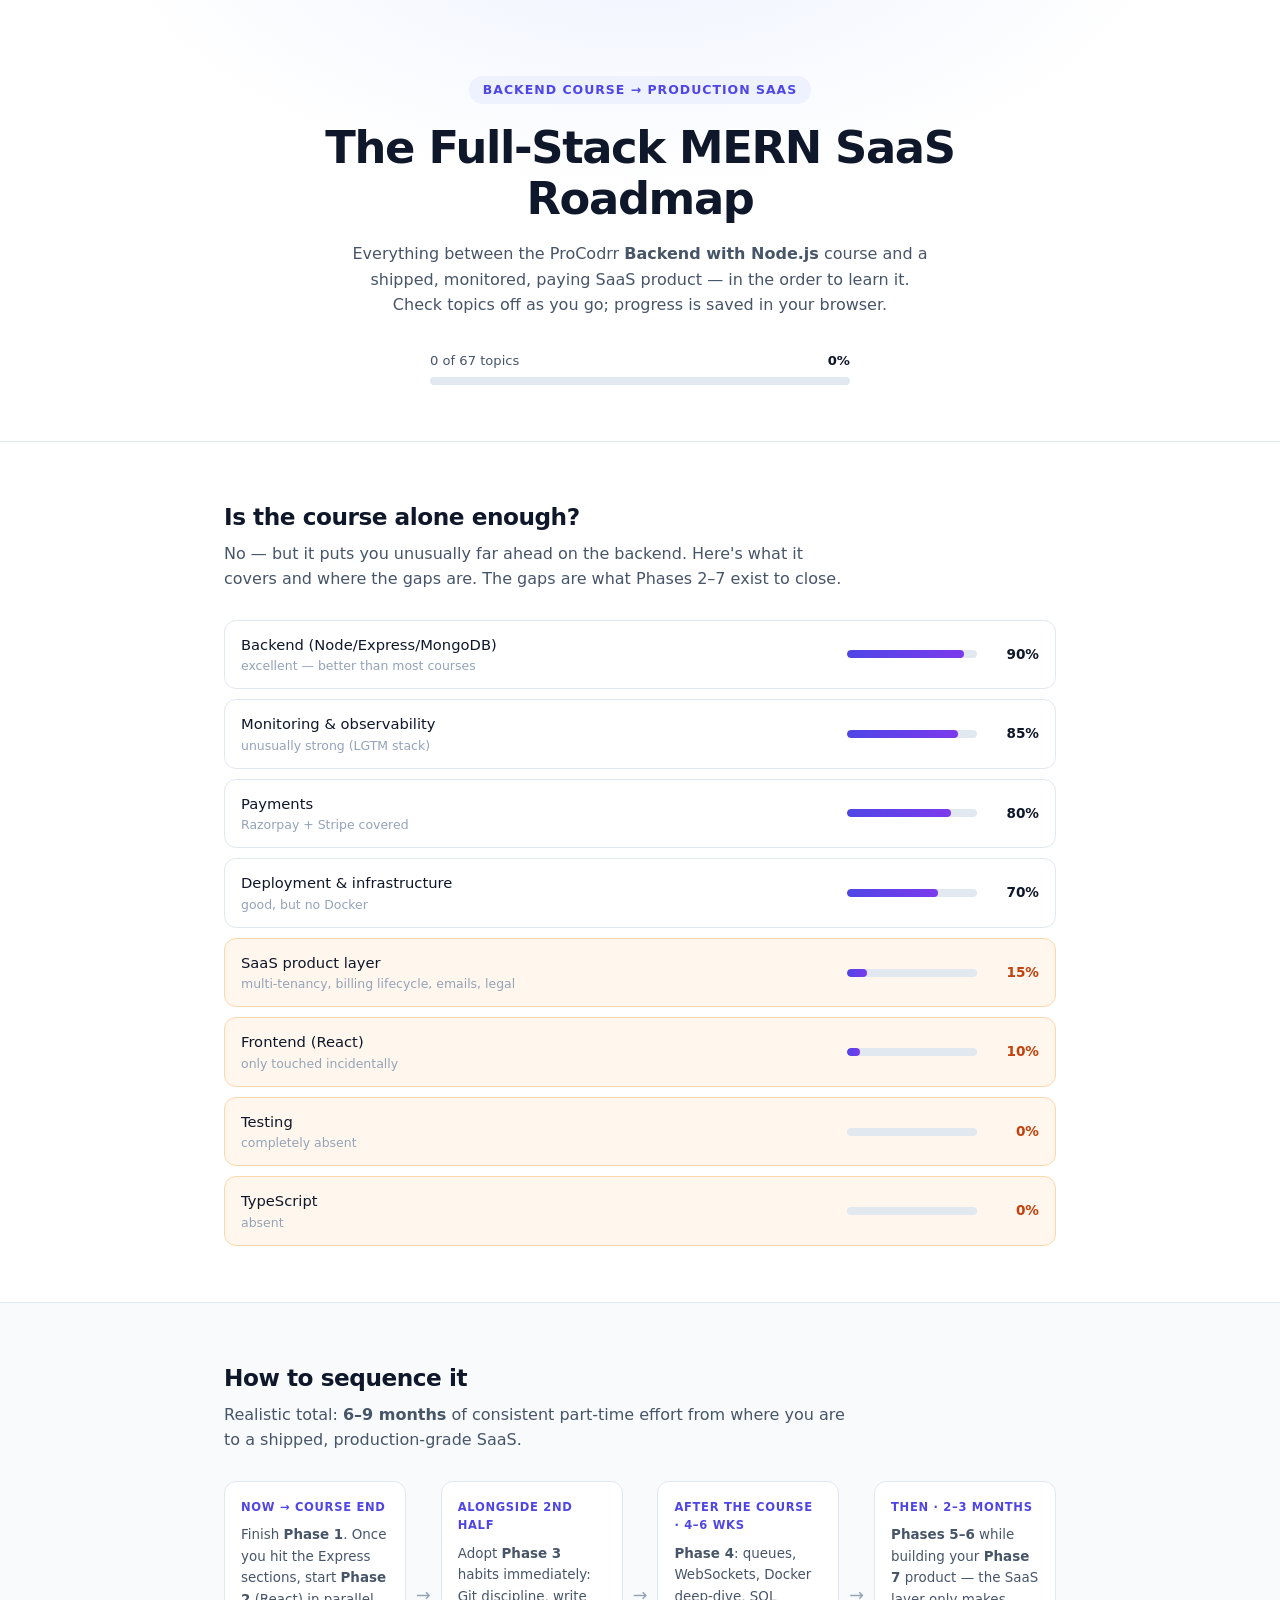
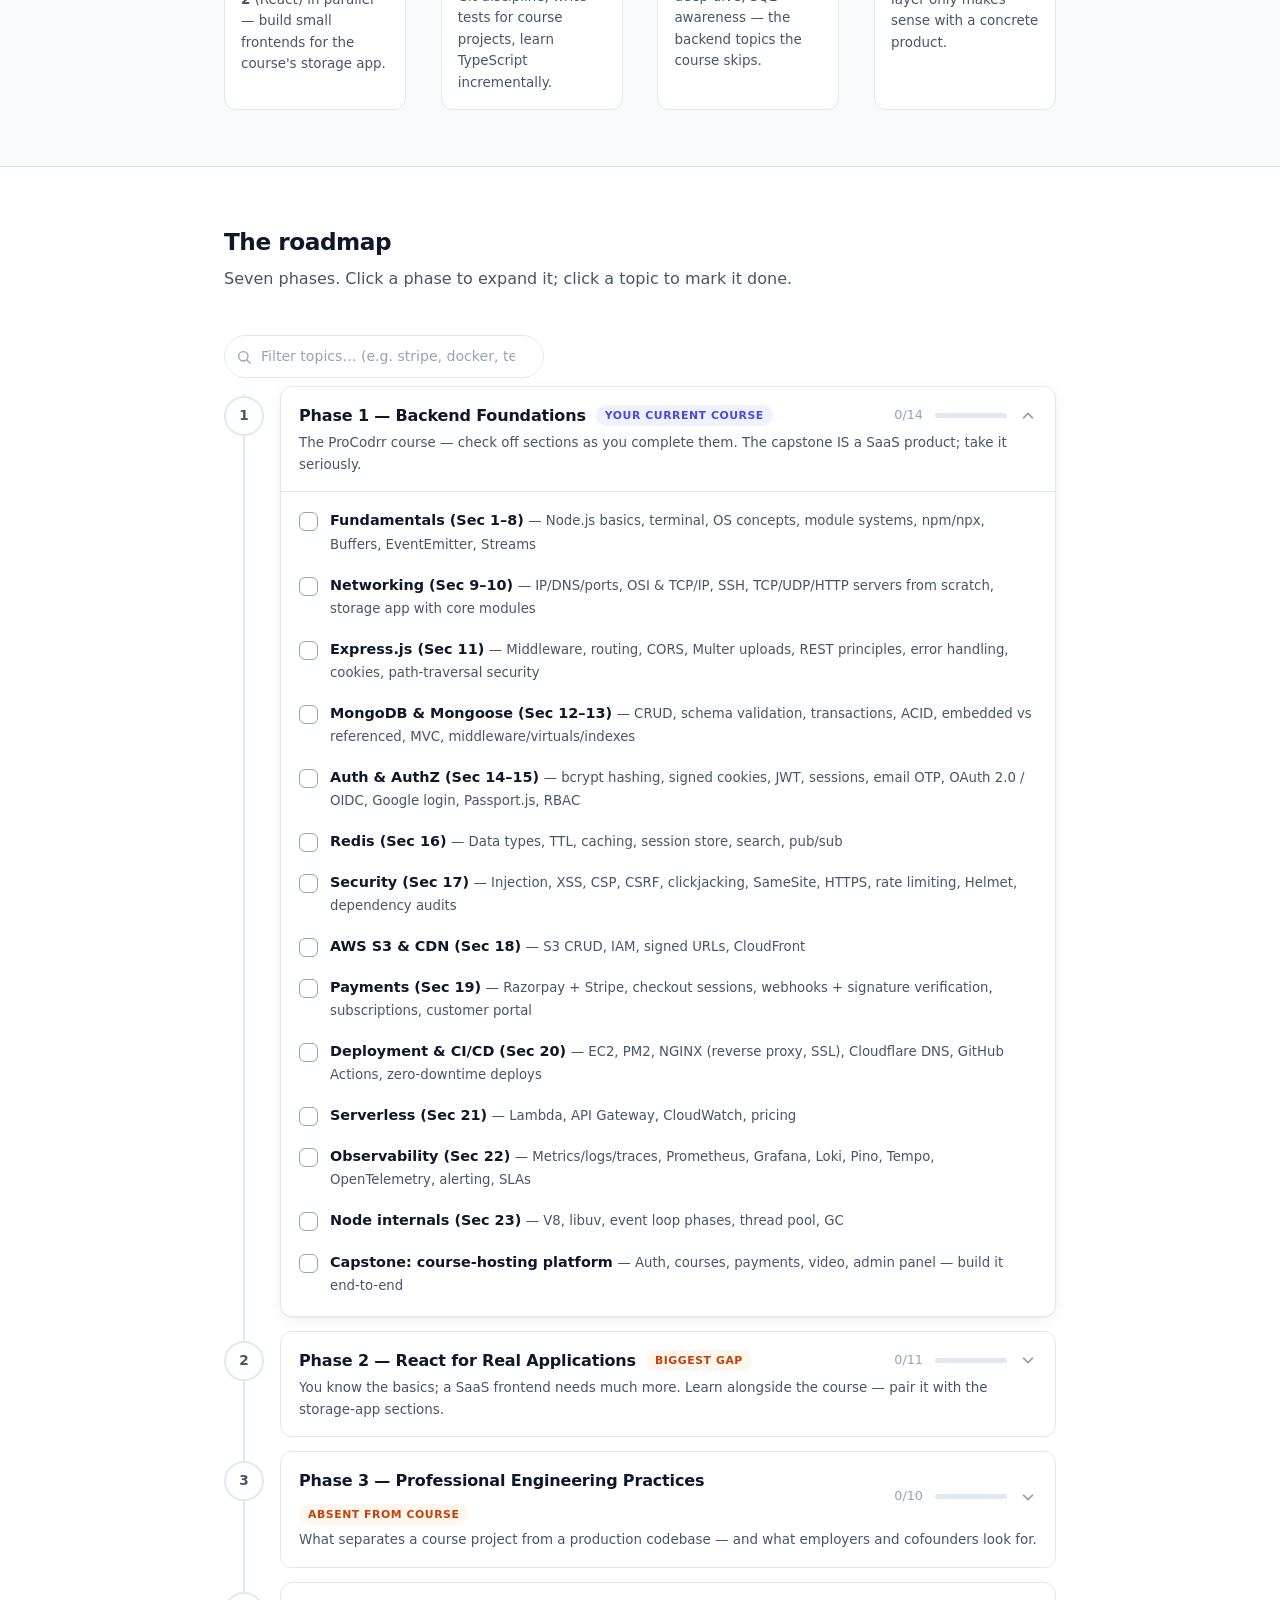
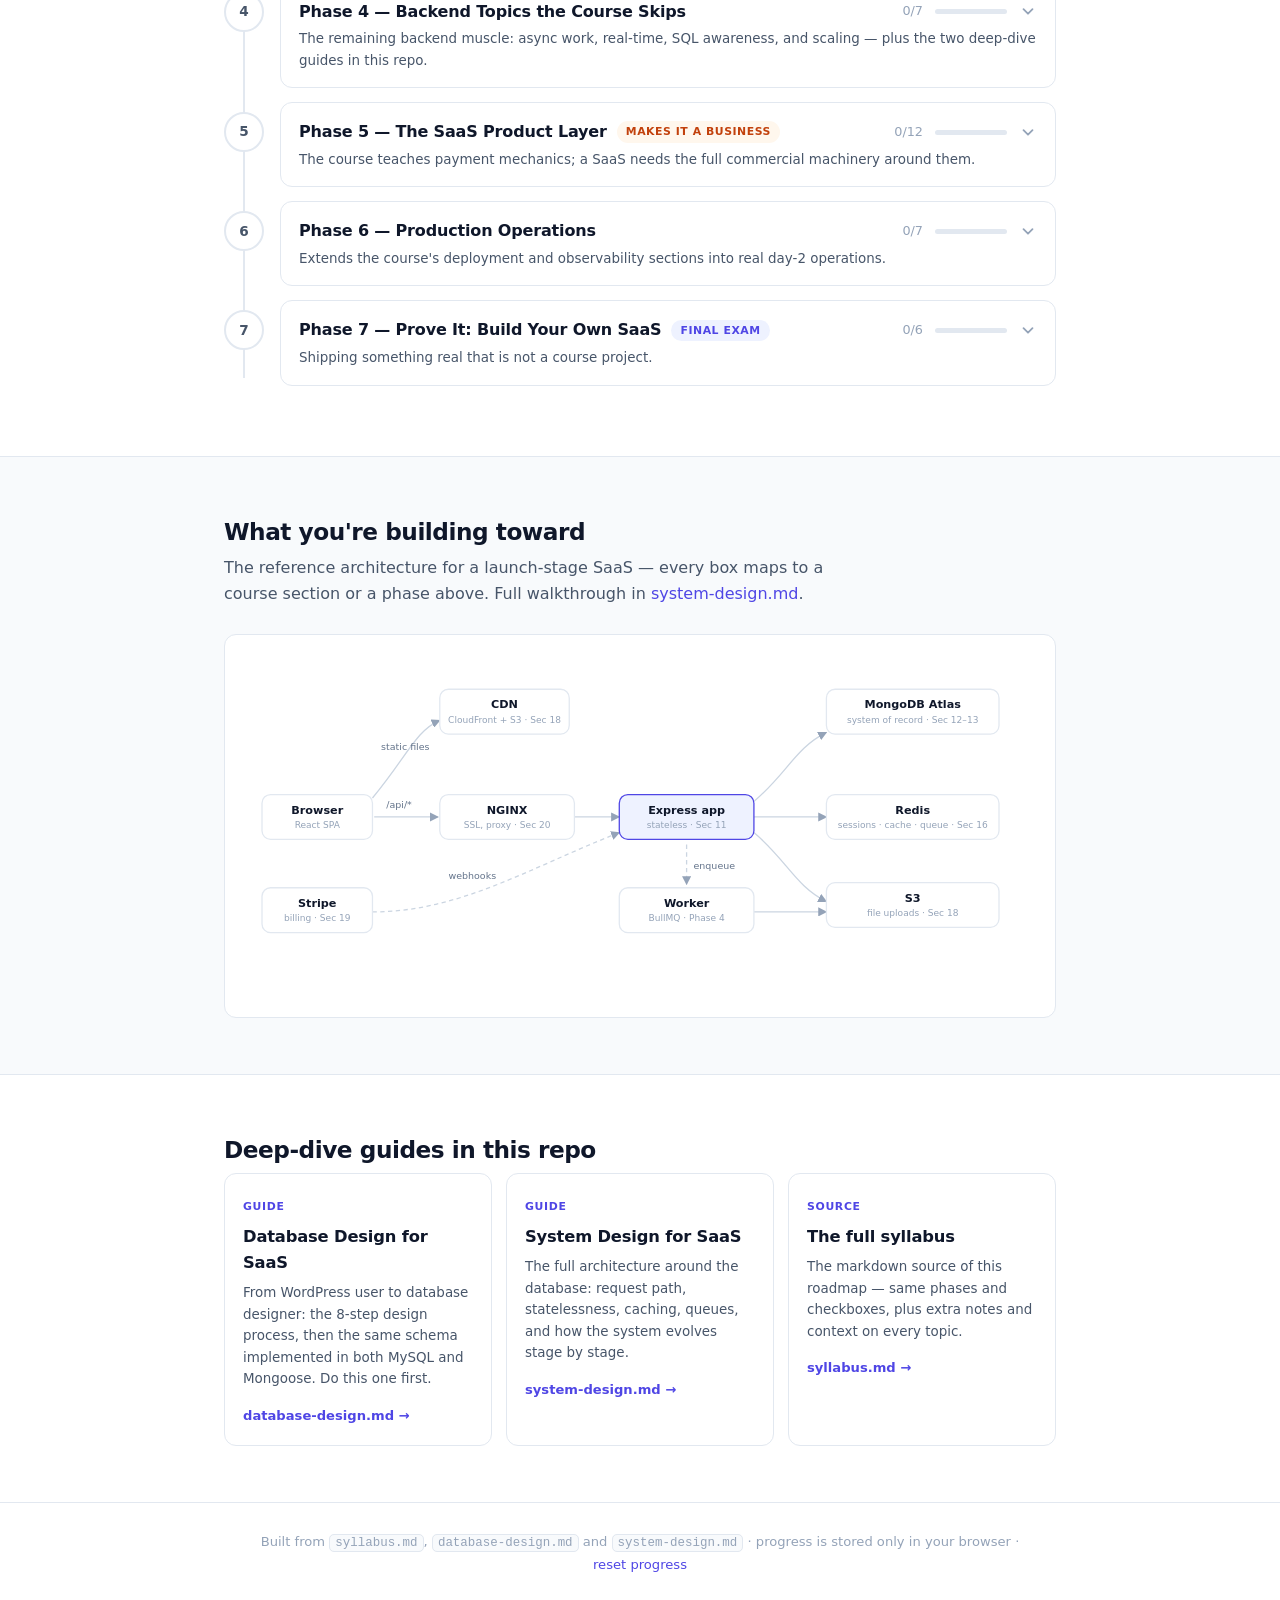
<file: index.html>
<!DOCTYPE html>
<html lang="en">
<head>
  <meta charset="UTF-8">
  <meta name="viewport" content="width=device-width, initial-scale=1.0">
  <title>MERN SaaS Roadmap — from course to shipped product</title>
  <link rel="stylesheet" href="styles.css">
</head>
<body>

  <!-- ========== HERO ========== -->
  <header class="hero">
    <div class="container">
      <p class="hero-kicker">Backend course → production SaaS</p>
      <h1>The Full-Stack MERN SaaS Roadmap</h1>
      <p class="hero-sub">
        Everything between the ProCodrr <strong>Backend with Node.js</strong> course and a
        shipped, monitored, paying SaaS product — in the order to learn it.
        Check topics off as you go; progress is saved in your browser.
      </p>

      <div class="hero-progress" aria-label="Overall progress">
        <div class="hero-progress-top">
          <span id="overall-label">0 of 0 topics</span>
          <span id="overall-pct">0%</span>
        </div>
        <div class="bar"><div class="bar-fill" id="overall-bar"></div></div>
      </div>
    </div>
  </header>

  <main>

    <!-- ========== COURSE VERDICT ========== -->
    <section class="section" id="verdict">
      <div class="container">
        <h2>Is the course alone enough?</h2>
        <p class="section-sub">
          No — but it puts you unusually far ahead on the backend. Here's what it covers
          and where the gaps are. The gaps are what Phases 2–7 exist to close.
        </p>
        <div class="verdict-grid" id="verdict-grid"><!-- rendered by app.js --></div>
      </div>
    </section>

    <!-- ========== SEQUENCING ========== -->
    <section class="section" id="sequencing">
      <div class="container">
        <h2>How to sequence it</h2>
        <p class="section-sub">
          Realistic total: <strong>6–9 months</strong> of consistent part-time effort from
          where you are to a shipped, production-grade SaaS.
        </p>
        <div class="seq-strip">
          <div class="seq-card">
            <span class="seq-when">Now → course end</span>
            <p>Finish <strong>Phase 1</strong>. Once you hit the Express sections, start
            <strong>Phase 2</strong> (React) in parallel — build small frontends for the
            course's storage app.</p>
          </div>
          <div class="seq-arrow" aria-hidden="true">→</div>
          <div class="seq-card">
            <span class="seq-when">Alongside 2nd half</span>
            <p>Adopt <strong>Phase 3</strong> habits immediately: Git discipline, write
            tests for course projects, learn TypeScript incrementally.</p>
          </div>
          <div class="seq-arrow" aria-hidden="true">→</div>
          <div class="seq-card">
            <span class="seq-when">After the course · 4–6 wks</span>
            <p><strong>Phase 4</strong>: queues, WebSockets, Docker deep-dive, SQL
            awareness — the backend topics the course skips.</p>
          </div>
          <div class="seq-arrow" aria-hidden="true">→</div>
          <div class="seq-card">
            <span class="seq-when">Then · 2–3 months</span>
            <p><strong>Phases 5–6</strong> while building your <strong>Phase 7</strong>
            product — the SaaS layer only makes sense with a concrete product.</p>
          </div>
        </div>
      </div>
    </section>

    <!-- ========== ROADMAP TIMELINE ========== -->
    <section class="section" id="roadmap">
      <div class="container">
        <div class="roadmap-head">
          <div>
            <h2>The roadmap</h2>
            <p class="section-sub">Seven phases. Click a phase to expand it; click a topic to mark it done.</p>
          </div>
          <div class="search-wrap">
            <svg class="search-icon" viewBox="0 0 24 24" width="16" height="16" aria-hidden="true">
              <circle cx="11" cy="11" r="7" fill="none" stroke="currentColor" stroke-width="2"/>
              <line x1="16.5" y1="16.5" x2="21" y2="21" stroke="currentColor" stroke-width="2" stroke-linecap="round"/>
            </svg>
            <input type="search" id="search" placeholder="Filter topics… (e.g. stripe, docker, testing)" aria-label="Filter topics">
          </div>
        </div>

        <div class="timeline" id="timeline"><!-- rendered by app.js --></div>
        <p class="no-results hidden" id="no-results">No topics match “<span id="no-results-q"></span>”.</p>
      </div>
    </section>

    <!-- ========== ARCHITECTURE ========== -->
    <section class="section" id="architecture">
      <div class="container">
        <h2>What you're building toward</h2>
        <p class="section-sub">
          The reference architecture for a launch-stage SaaS — every box maps to a course
          section or a phase above. Full walkthrough in
          <a href="../system-design.md">system-design.md</a>.
        </p>

        <div class="arch-wrap">
          <svg viewBox="0 0 920 400" class="arch-svg" role="img"
               aria-label="Architecture diagram: browser talks to CDN for static files and to NGINX for the API; NGINX forwards to a stateless Express app which uses MongoDB, Redis and S3, and enqueues jobs to a worker process that writes to S3; Stripe sends webhooks to the app.">
            <defs>
              <marker id="arrow" viewBox="0 0 10 10" refX="9" refY="5" markerWidth="7" markerHeight="7" orient="auto-start-reverse">
                <path d="M 0 0 L 10 5 L 0 10 z" fill="#94a3b8"/>
              </marker>
            </defs>

            <!-- edges -->
            <g class="arch-edges" stroke="#cbd5e1" stroke-width="1.5" fill="none" marker-end="url(#arrow)">
              <path d="M 150 168 C 190 120, 200 90, 228 78"/>                 <!-- browser -> cdn -->
              <path d="M 152 190 L 226 190"/>                                  <!-- browser -> nginx -->
              <path d="M 384 190 L 436 190"/>                                  <!-- nginx -> express -->
              <path d="M 592 172 C 630 140, 640 110, 676 92"/>                 <!-- express -> mongo -->
              <path d="M 592 190 L 676 190"/>                                  <!-- express -> redis -->
              <path d="M 592 208 C 630 240, 640 270, 676 288"/>                <!-- express -> s3 -->
              <path d="M 514 222 L 514 268" stroke-dasharray="5 4"/>           <!-- express -> worker -->
              <path d="M 592 300 L 676 300" transform="translate(0,0)"/>       <!-- worker -> email (drawn below) -->
              <path d="M 150 300 C 250 300, 330 250, 436 208" stroke-dasharray="5 4"/> <!-- stripe -> express -->
            </g>

            <!-- edge labels -->
            <g class="arch-edge-labels" fill="#64748b" font-size="11">
              <text x="160" y="112">static files</text>
              <text x="166" y="180">/api/*</text>
              <text x="522" y="250">enqueue</text>
              <text x="238" y="262">webhooks</text>
            </g>

            <!-- nodes -->
            <g class="arch-nodes" font-size="13" text-anchor="middle">
              <g><rect x="22" y="164" width="128" height="52" rx="10"/><text x="86" y="186">Browser</text><text x="86" y="203" class="sub">React SPA</text></g>
              <g><rect x="228" y="42" width="150" height="52" rx="10"/><text x="303" y="64">CDN</text><text x="303" y="81" class="sub">CloudFront + S3 · Sec 18</text></g>
              <g><rect x="228" y="164" width="156" height="52" rx="10"/><text x="306" y="186">NGINX</text><text x="306" y="203" class="sub">SSL, proxy · Sec 20</text></g>
              <g class="accent"><rect x="436" y="164" width="156" height="52" rx="10"/><text x="514" y="186">Express app</text><text x="514" y="203" class="sub">stateless · Sec 11</text></g>
              <g><rect x="676" y="42" width="200" height="52" rx="10"/><text x="776" y="64">MongoDB Atlas</text><text x="776" y="81" class="sub">system of record · Sec 12–13</text></g>
              <g><rect x="676" y="164" width="200" height="52" rx="10"/><text x="776" y="186">Redis</text><text x="776" y="203" class="sub">sessions · cache · queue · Sec 16</text></g>
              <g><rect x="676" y="266" width="200" height="52" rx="10"/><text x="776" y="288">S3</text><text x="776" y="305" class="sub">file uploads · Sec 18</text></g>
              <g><rect x="436" y="272" width="156" height="52" rx="10"/><text x="514" y="294">Worker</text><text x="514" y="311" class="sub">BullMQ · Phase 4</text></g>
              <g><rect x="22" y="272" width="128" height="52" rx="10"/><text x="86" y="294">Stripe</text><text x="86" y="311" class="sub">billing · Sec 19</text></g>
            </g>
          </svg>
        </div>
      </div>
    </section>

    <!-- ========== DEEP DIVES ========== -->
    <section class="section" id="guides">
      <div class="container">
        <h2>Deep-dive guides in this repo</h2>
        <div class="guides-grid">
          <a class="guide-card" href="../database-design.md">
            <span class="guide-tag">Guide</span>
            <h3>Database Design for SaaS</h3>
            <p>From WordPress user to database designer: the 8-step design process, then the
            same schema implemented in both MySQL and Mongoose. Do this one first.</p>
            <span class="guide-link">database-design.md →</span>
          </a>
          <a class="guide-card" href="../system-design.md">
            <span class="guide-tag">Guide</span>
            <h3>System Design for SaaS</h3>
            <p>The full architecture around the database: request path, statelessness,
            caching, queues, and how the system evolves stage by stage.</p>
            <span class="guide-link">system-design.md →</span>
          </a>
          <a class="guide-card" href="../syllabus.md">
            <span class="guide-tag">Source</span>
            <h3>The full syllabus</h3>
            <p>The markdown source of this roadmap — same phases and checkboxes, plus extra
            notes and context on every topic.</p>
            <span class="guide-link">syllabus.md →</span>
          </a>
        </div>
      </div>
    </section>

  </main>

  <footer class="footer">
    <div class="container">
      <p>Built from <code>syllabus.md</code>, <code>database-design.md</code> and
      <code>system-design.md</code> · progress is stored only in your browser
      · <button id="reset-progress" class="link-btn">reset progress</button></p>
    </div>
  </footer>

  <script src="app.js"></script>
</body>
</html>
</file>
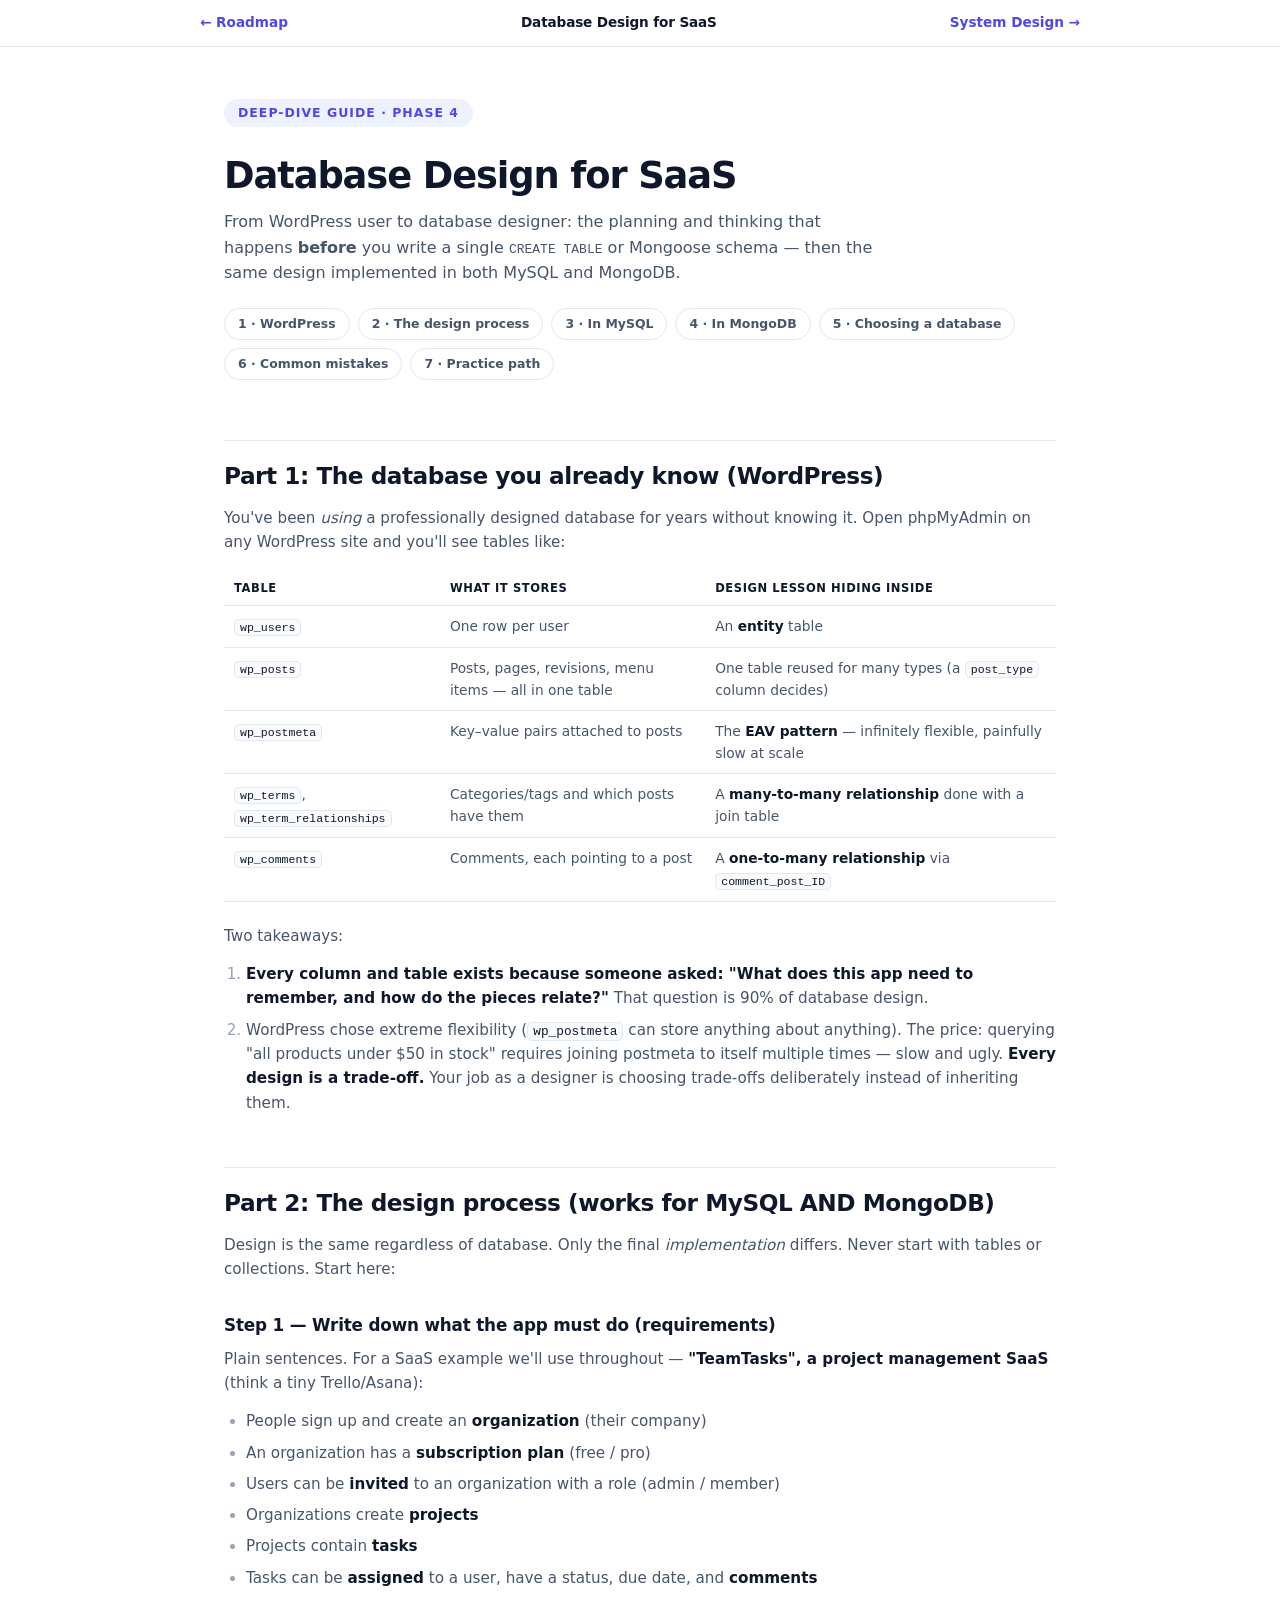
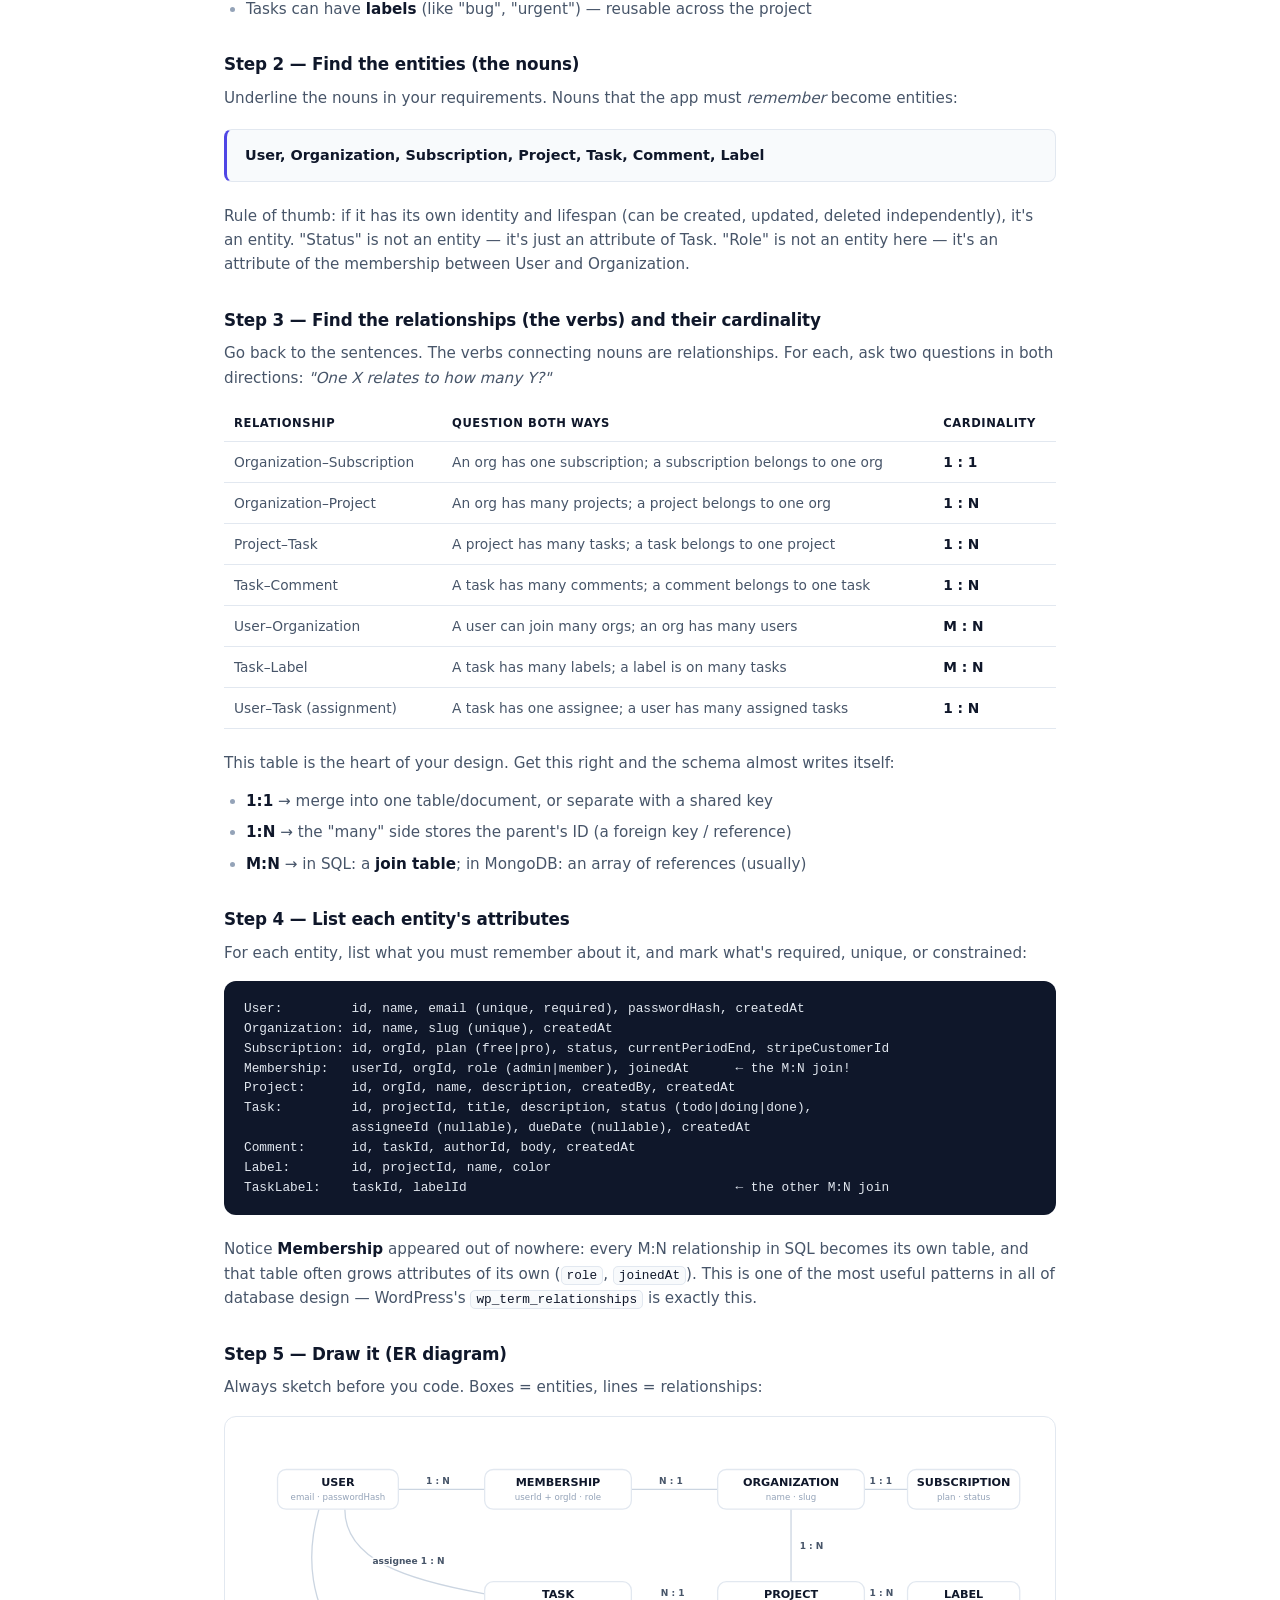
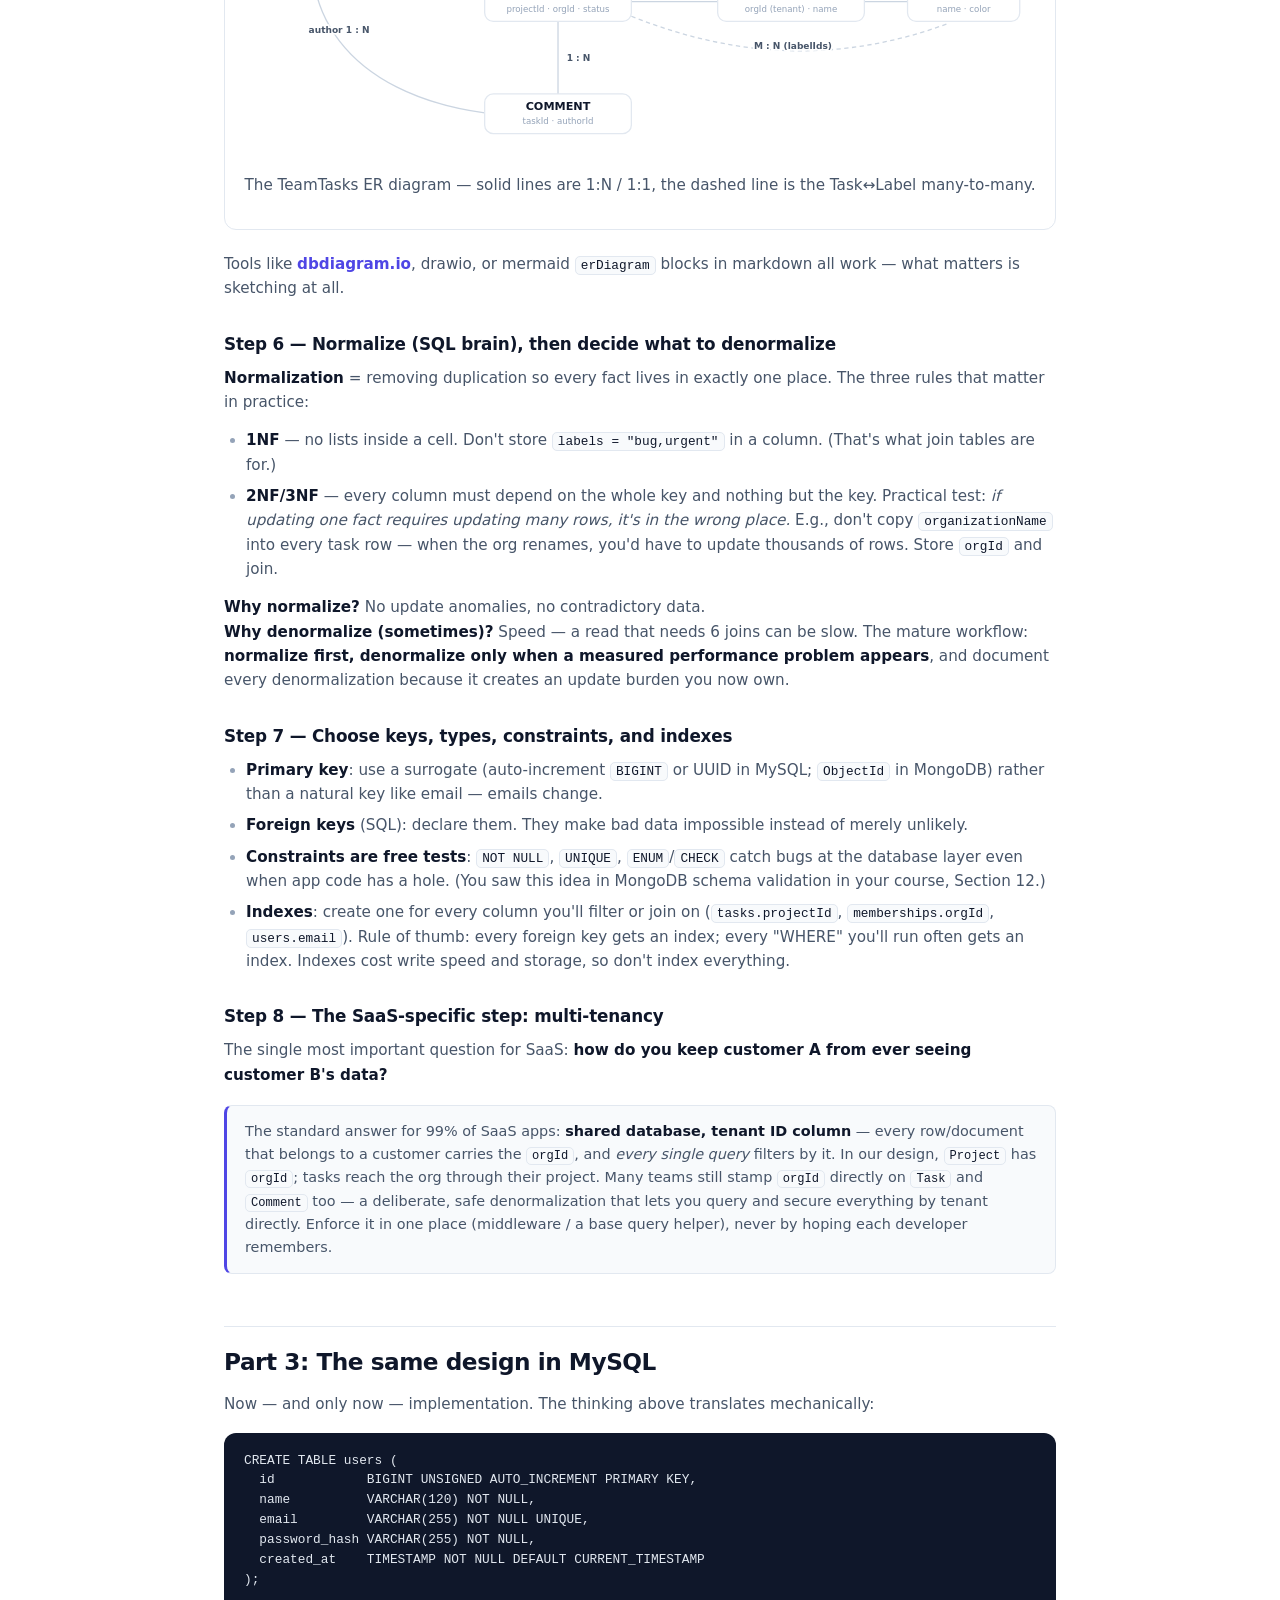
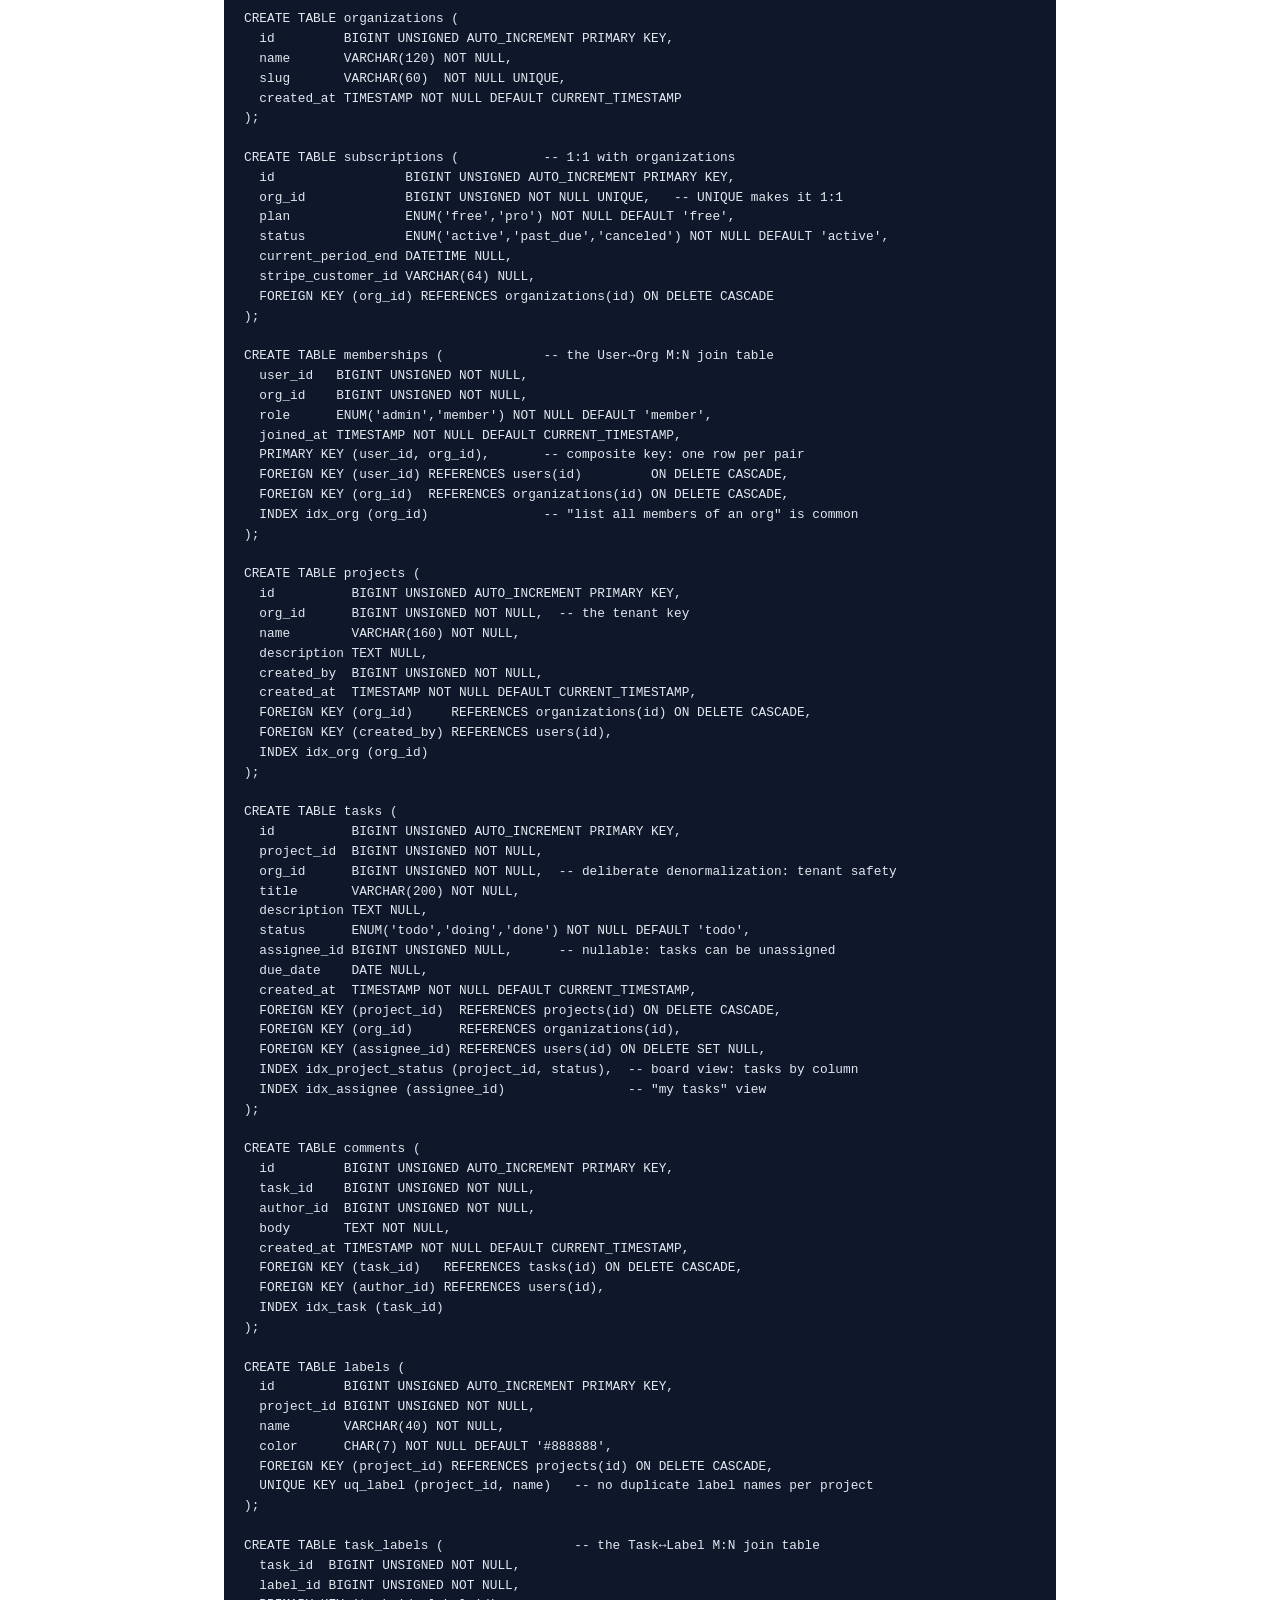
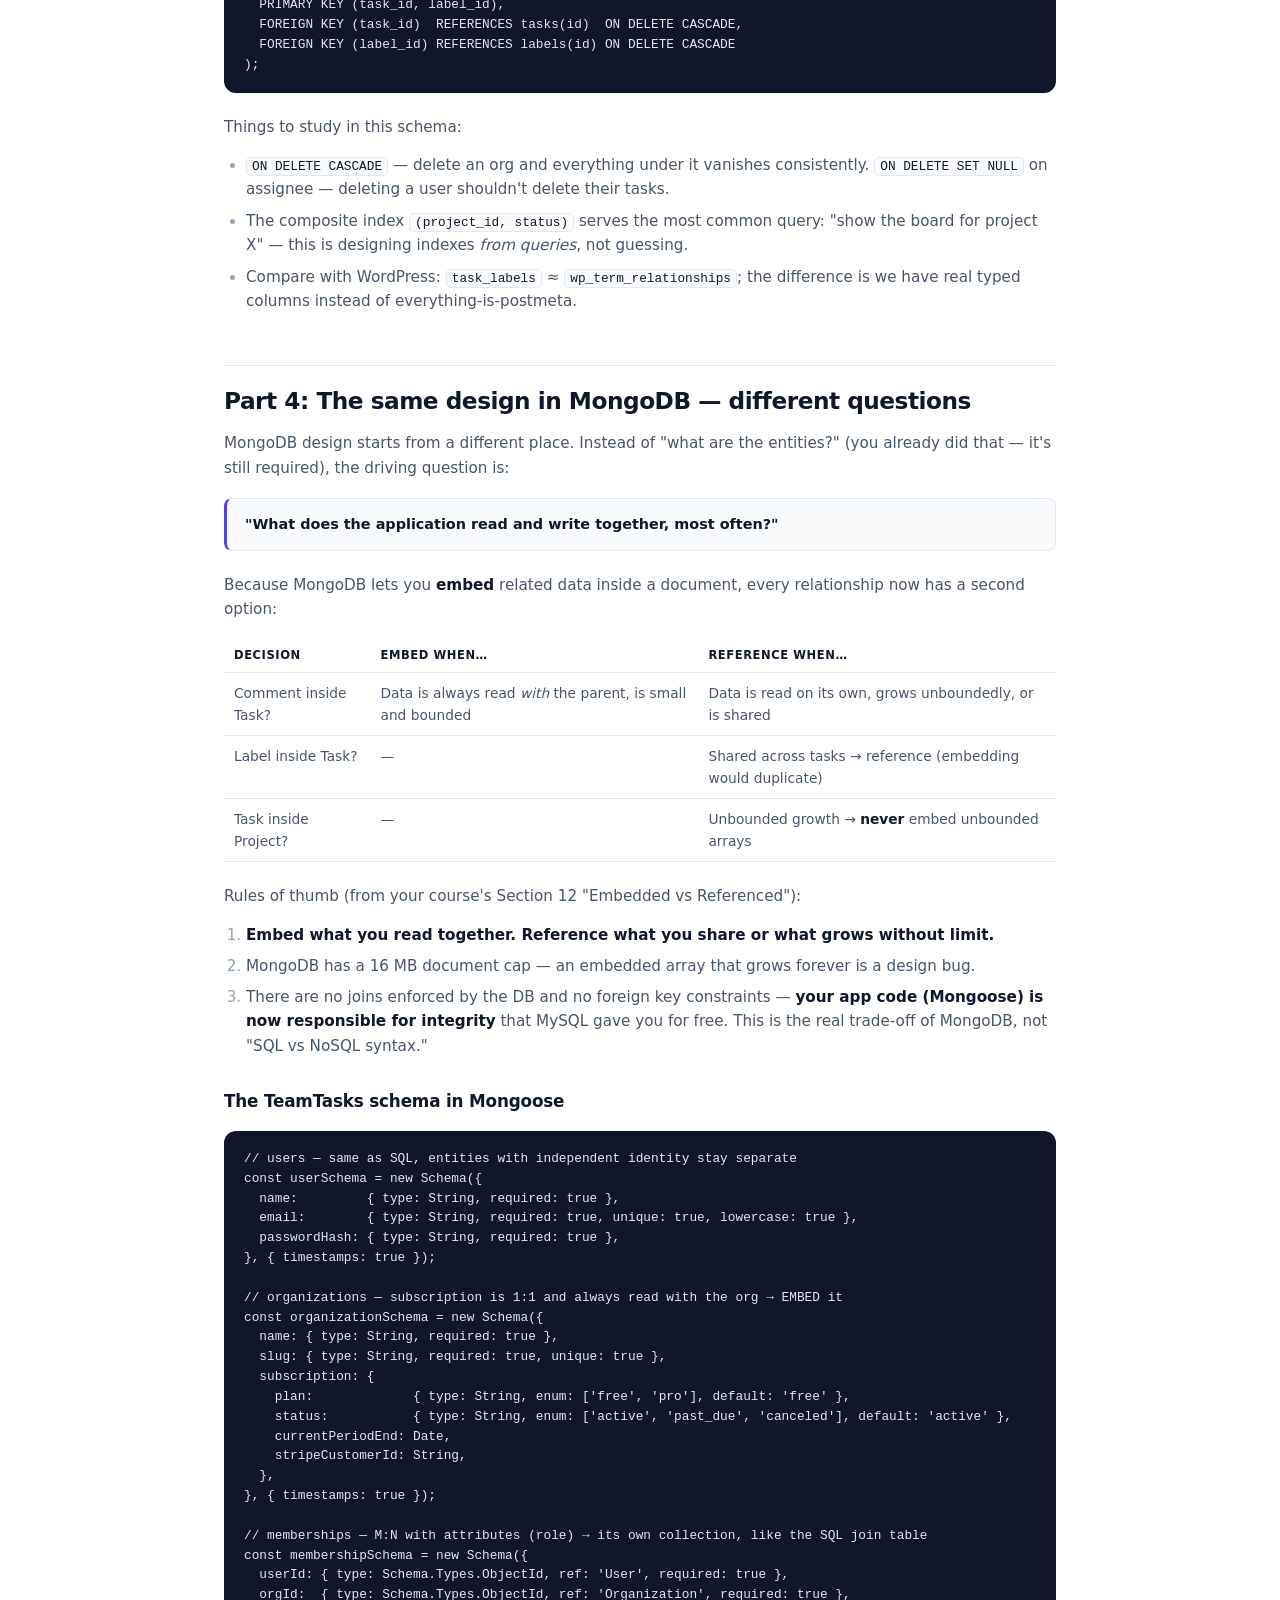
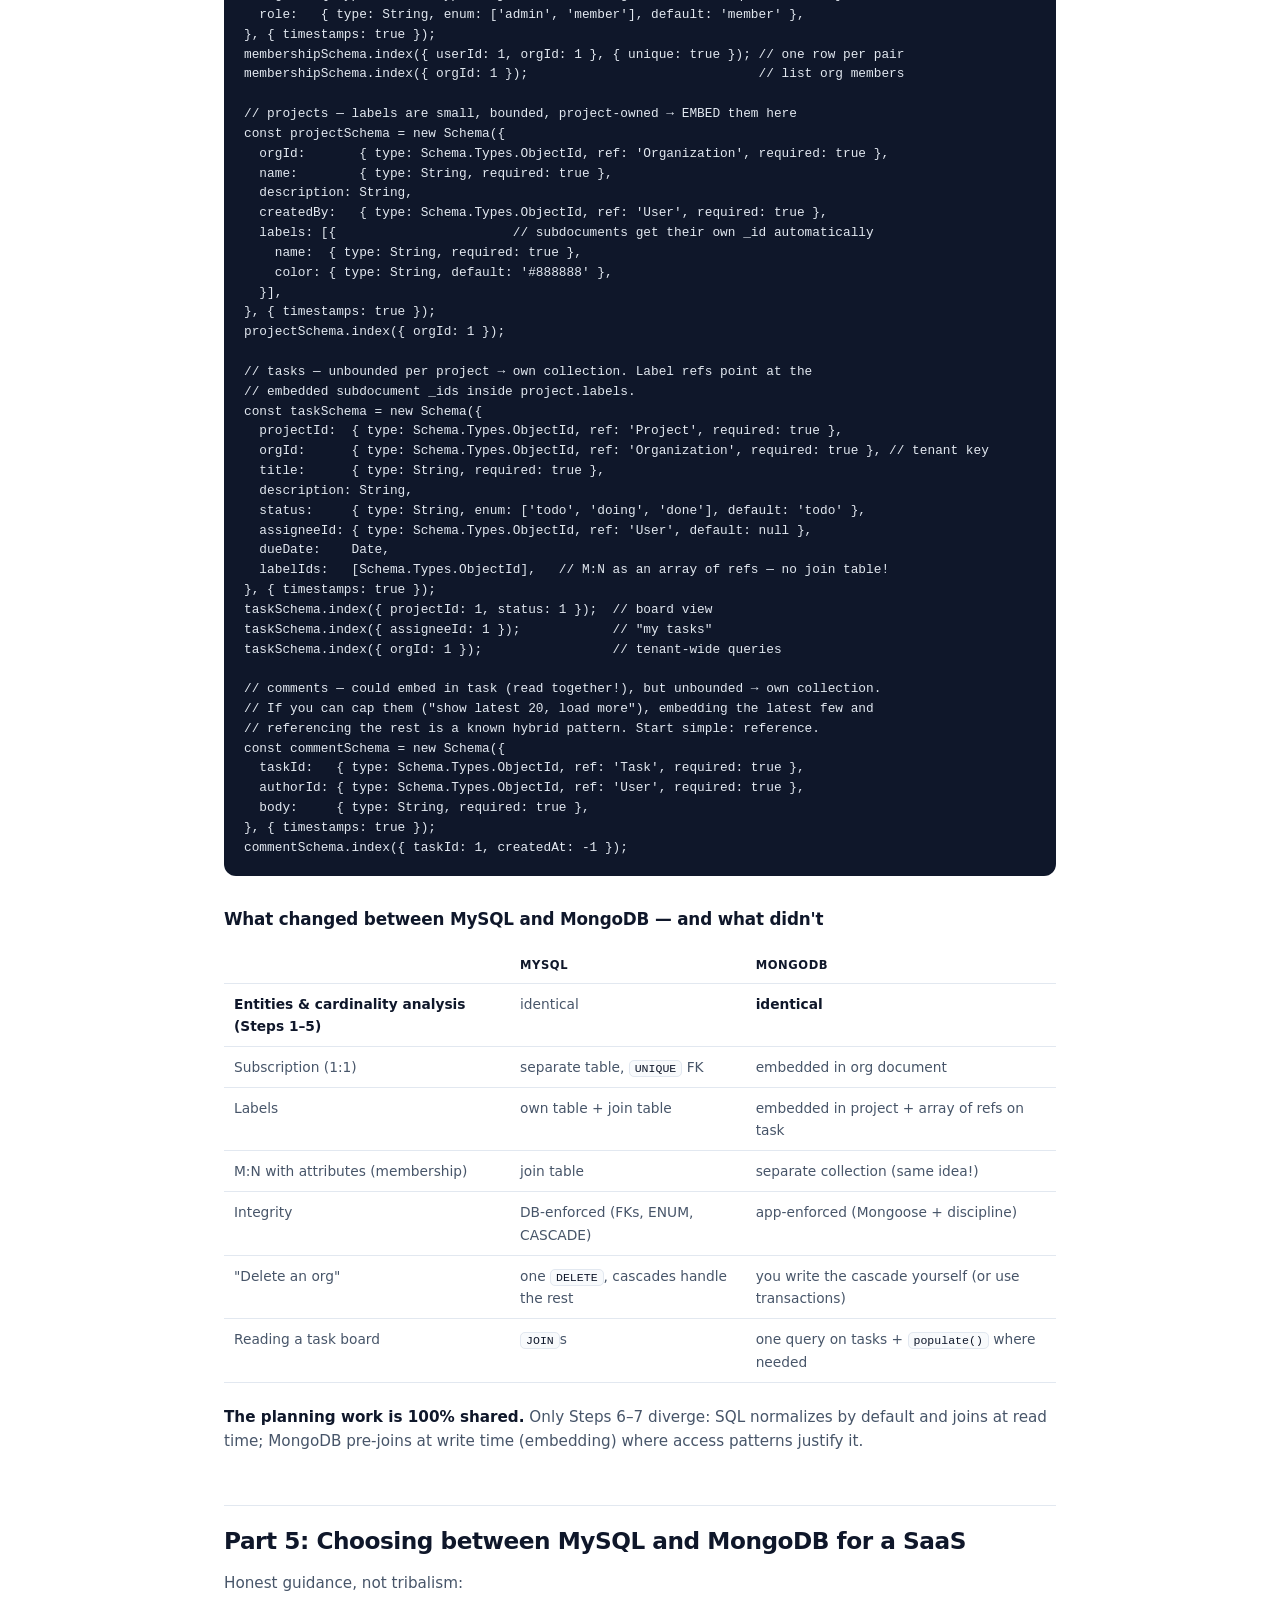
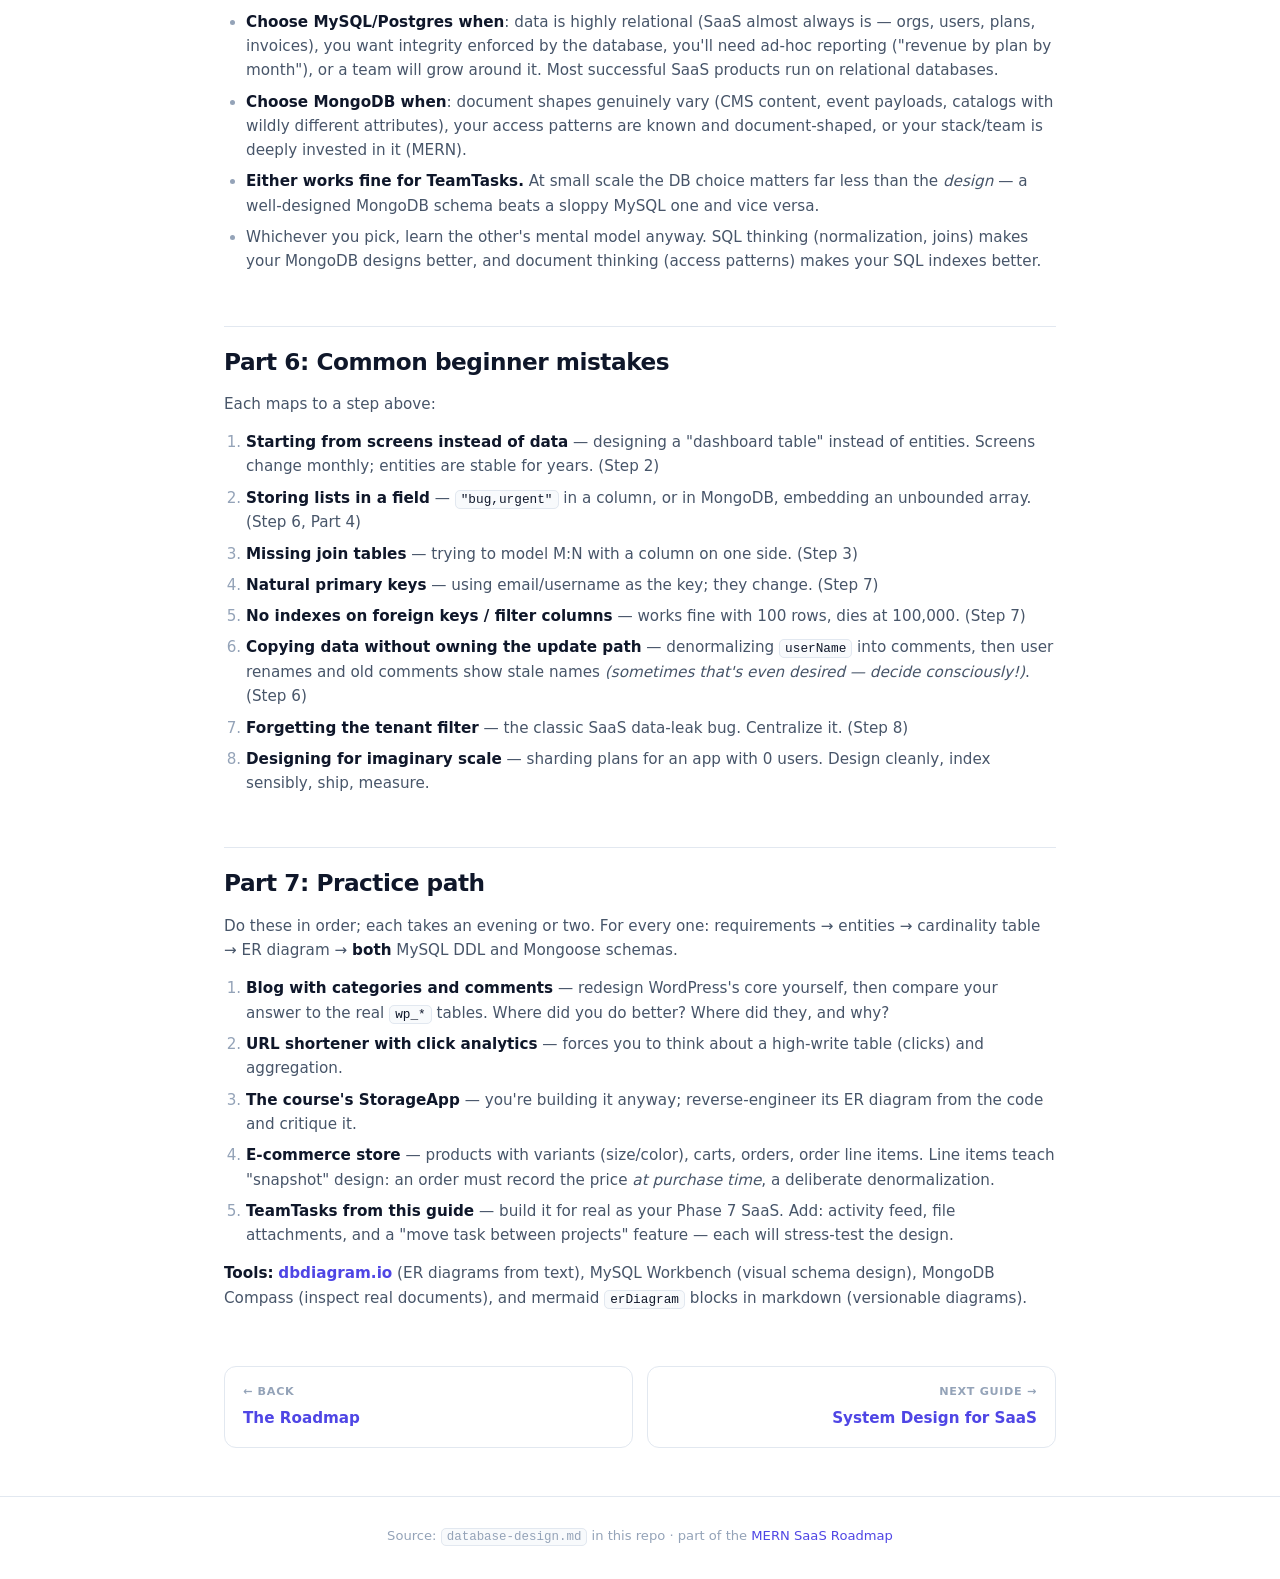
<file: database-design.html>
<!DOCTYPE html>
<html lang="en">
<head>
  <meta charset="UTF-8">
  <meta name="viewport" content="width=device-width, initial-scale=1.0">
  <title>Database Design for SaaS — MERN SaaS Roadmap</title>
  <link rel="stylesheet" href="styles.css">
</head>
<body>

  <nav class="guide-topbar">
    <div class="container guide-topbar-inner">
      <a class="back-link" href="index.html">← Roadmap</a>
      <span class="topbar-title">Database Design for SaaS</span>
      <a class="other-guide" href="system-design.html">System Design →</a>
    </div>
  </nav>

  <header class="guide-hero">
    <div class="container">
      <span class="hero-kicker">Deep-dive guide · Phase 4</span>
      <h1>Database Design for SaaS</h1>
      <p class="hero-sub">
        From WordPress user to database designer: the planning and thinking that happens
        <strong>before</strong> you write a single <code>CREATE TABLE</code> or Mongoose schema —
        then the same design implemented in both MySQL and MongoDB.
      </p>
      <nav class="toc" aria-label="On this page">
        <a href="#part1">1 · WordPress</a>
        <a href="#part2">2 · The design process</a>
        <a href="#part3">3 · In MySQL</a>
        <a href="#part4">4 · In MongoDB</a>
        <a href="#part5">5 · Choosing a database</a>
        <a href="#part6">6 · Common mistakes</a>
        <a href="#part7">7 · Practice path</a>
      </nav>
    </div>
  </header>

  <main class="container prose">

    <!-- ================= PART 1 ================= -->
    <section id="part1">
      <h2>Part 1: The database you already know (WordPress)</h2>
      <p>You've been <em>using</em> a professionally designed database for years without knowing
      it. Open phpMyAdmin on any WordPress site and you'll see tables like:</p>

      <div class="table-wrap">
        <table>
          <thead><tr><th>Table</th><th>What it stores</th><th>Design lesson hiding inside</th></tr></thead>
          <tbody>
            <tr><td><code>wp_users</code></td><td>One row per user</td><td>An <strong>entity</strong> table</td></tr>
            <tr><td><code>wp_posts</code></td><td>Posts, pages, revisions, menu items — all in one table</td><td>One table reused for many types (a <code>post_type</code> column decides)</td></tr>
            <tr><td><code>wp_postmeta</code></td><td>Key–value pairs attached to posts</td><td>The <strong>EAV pattern</strong> — infinitely flexible, painfully slow at scale</td></tr>
            <tr><td><code>wp_terms</code>, <code>wp_term_relationships</code></td><td>Categories/tags and which posts have them</td><td>A <strong>many-to-many relationship</strong> done with a join table</td></tr>
            <tr><td><code>wp_comments</code></td><td>Comments, each pointing to a post</td><td>A <strong>one-to-many relationship</strong> via <code>comment_post_ID</code></td></tr>
          </tbody>
        </table>
      </div>

      <p>Two takeaways:</p>
      <ol>
        <li><strong>Every column and table exists because someone asked: "What does this app need
        to remember, and how do the pieces relate?"</strong> That question is 90% of database design.</li>
        <li>WordPress chose extreme flexibility (<code>wp_postmeta</code> can store anything about
        anything). The price: querying "all products under $50 in stock" requires joining postmeta
        to itself multiple times — slow and ugly. <strong>Every design is a trade-off.</strong>
        Your job as a designer is choosing trade-offs deliberately instead of inheriting them.</li>
      </ol>
    </section>

    <!-- ================= PART 2 ================= -->
    <section id="part2">
      <h2>Part 2: The design process (works for MySQL AND MongoDB)</h2>
      <p>Design is the same regardless of database. Only the final <em>implementation</em>
      differs. Never start with tables or collections. Start here:</p>

      <h3>Step 1 — Write down what the app must do (requirements)</h3>
      <p>Plain sentences. For a SaaS example we'll use throughout — <strong>"TeamTasks", a
      project management SaaS</strong> (think a tiny Trello/Asana):</p>
      <ul>
        <li>People sign up and create an <strong>organization</strong> (their company)</li>
        <li>An organization has a <strong>subscription plan</strong> (free / pro)</li>
        <li>Users can be <strong>invited</strong> to an organization with a role (admin / member)</li>
        <li>Organizations create <strong>projects</strong></li>
        <li>Projects contain <strong>tasks</strong></li>
        <li>Tasks can be <strong>assigned</strong> to a user, have a status, due date, and <strong>comments</strong></li>
        <li>Tasks can have <strong>labels</strong> (like "bug", "urgent") — reusable across the project</li>
      </ul>

      <h3>Step 2 — Find the entities (the nouns)</h3>
      <p>Underline the nouns in your requirements. Nouns that the app must <em>remember</em>
      become entities:</p>
      <div class="callout"><strong>User, Organization, Subscription, Project, Task, Comment, Label</strong></div>
      <p>Rule of thumb: if it has its own identity and lifespan (can be created, updated, deleted
      independently), it's an entity. "Status" is not an entity — it's just an attribute of Task.
      "Role" is not an entity here — it's an attribute of the membership between User and
      Organization.</p>

      <h3>Step 3 — Find the relationships (the verbs) and their cardinality</h3>
      <p>Go back to the sentences. The verbs connecting nouns are relationships. For each, ask
      two questions in both directions: <em>"One X relates to how many Y?"</em></p>

      <div class="table-wrap">
        <table>
          <thead><tr><th>Relationship</th><th>Question both ways</th><th>Cardinality</th></tr></thead>
          <tbody>
            <tr><td>Organization–Subscription</td><td>An org has one subscription; a subscription belongs to one org</td><td><strong>1 : 1</strong></td></tr>
            <tr><td>Organization–Project</td><td>An org has many projects; a project belongs to one org</td><td><strong>1 : N</strong></td></tr>
            <tr><td>Project–Task</td><td>A project has many tasks; a task belongs to one project</td><td><strong>1 : N</strong></td></tr>
            <tr><td>Task–Comment</td><td>A task has many comments; a comment belongs to one task</td><td><strong>1 : N</strong></td></tr>
            <tr><td>User–Organization</td><td>A user can join many orgs; an org has many users</td><td><strong>M : N</strong></td></tr>
            <tr><td>Task–Label</td><td>A task has many labels; a label is on many tasks</td><td><strong>M : N</strong></td></tr>
            <tr><td>User–Task (assignment)</td><td>A task has one assignee; a user has many assigned tasks</td><td><strong>1 : N</strong></td></tr>
          </tbody>
        </table>
      </div>

      <p>This table is the heart of your design. Get this right and the schema almost writes itself:</p>
      <ul>
        <li><strong>1:1</strong> → merge into one table/document, or separate with a shared key</li>
        <li><strong>1:N</strong> → the "many" side stores the parent's ID (a foreign key / reference)</li>
        <li><strong>M:N</strong> → in SQL: a <strong>join table</strong>; in MongoDB: an array of references (usually)</li>
      </ul>

      <h3>Step 4 — List each entity's attributes</h3>
      <p>For each entity, list what you must remember about it, and mark what's required,
      unique, or constrained:</p>

<pre><code>User:         id, name, email (unique, required), passwordHash, createdAt
Organization: id, name, slug (unique), createdAt
Subscription: id, orgId, plan (free|pro), status, currentPeriodEnd, stripeCustomerId
Membership:   userId, orgId, role (admin|member), joinedAt      ← the M:N join!
Project:      id, orgId, name, description, createdBy, createdAt
Task:         id, projectId, title, description, status (todo|doing|done),
              assigneeId (nullable), dueDate (nullable), createdAt
Comment:      id, taskId, authorId, body, createdAt
Label:        id, projectId, name, color
TaskLabel:    taskId, labelId                                   ← the other M:N join</code></pre>

      <p>Notice <strong>Membership</strong> appeared out of nowhere: every M:N relationship in
      SQL becomes its own table, and that table often grows attributes of its own
      (<code>role</code>, <code>joinedAt</code>). This is one of the most useful patterns in all
      of database design — WordPress's <code>wp_term_relationships</code> is exactly this.</p>

      <h3>Step 5 — Draw it (ER diagram)</h3>
      <p>Always sketch before you code. Boxes = entities, lines = relationships:</p>

      <div class="diagram-wrap">
        <svg viewBox="0 0 920 380" role="img"
             aria-label="Entity-relationship diagram for TeamTasks: User joins Organization through Membership (many-to-many); Organization has one Subscription and many Projects; a Project has many Tasks and defines many Labels; a Task has many Comments and many Labels; a User is assignee of many Tasks and author of many Comments.">
          <g class="erd-edges">
            <line x1="180" y1="63" x2="280" y2="63"/>                          <!-- user - membership -->
            <line x1="450" y1="63" x2="550" y2="63"/>                          <!-- membership - org -->
            <line x1="720" y1="63" x2="770" y2="63"/>                          <!-- org - subscription -->
            <line x1="635" y1="86" x2="635" y2="170"/>                         <!-- org - project -->
            <line x1="550" y1="193" x2="450" y2="193"/>                        <!-- project - task -->
            <line x1="720" y1="193" x2="770" y2="193"/>                        <!-- project - label -->
            <line x1="365" y1="216" x2="365" y2="300"/>                        <!-- task - comment -->
            <path d="M 450 210 C 580 262, 700 262, 818 218" stroke-dasharray="5 4"/> <!-- task - label M:N -->
            <path d="M 118 86 C 118 145, 190 168, 280 184"/>                   <!-- user - task (assignee) -->
            <path d="M 88 86 C 55 200, 120 300, 280 322"/>                     <!-- user - comment (author) -->
          </g>

          <g class="erd-labels">
            <text x="212" y="57">1 : N</text>
            <text x="482" y="57">N : 1</text>
            <text x="726" y="57">1 : 1</text>
            <text x="645" y="132">1 : N</text>
            <text x="484" y="187">N : 1</text>
            <text x="726" y="187">1 : N</text>
            <text x="375" y="262">1 : N</text>
            <text x="592" y="248">M : N (labelIds)</text>
            <text x="150" y="150">assignee 1 : N</text>
            <text x="76" y="230">author 1 : N</text>
          </g>

          <g class="erd-nodes" text-anchor="middle">
            <g><rect x="40"  y="40"  width="140" height="46" rx="10"/><text x="110" y="59">USER</text><text x="110" y="75" class="sub">email · passwordHash</text></g>
            <g><rect x="280" y="40"  width="170" height="46" rx="10"/><text x="365" y="59">MEMBERSHIP</text><text x="365" y="75" class="sub">userId + orgId · role</text></g>
            <g><rect x="550" y="40"  width="170" height="46" rx="10"/><text x="635" y="59">ORGANIZATION</text><text x="635" y="75" class="sub">name · slug</text></g>
            <g><rect x="770" y="40"  width="130" height="46" rx="10"/><text x="835" y="59">SUBSCRIPTION</text><text x="835" y="75" class="sub">plan · status</text></g>
            <g><rect x="550" y="170" width="170" height="46" rx="10"/><text x="635" y="189">PROJECT</text><text x="635" y="205" class="sub">orgId (tenant) · name</text></g>
            <g><rect x="770" y="170" width="130" height="46" rx="10"/><text x="835" y="189">LABEL</text><text x="835" y="205" class="sub">name · color</text></g>
            <g><rect x="280" y="170" width="170" height="46" rx="10"/><text x="365" y="189">TASK</text><text x="365" y="205" class="sub">projectId · orgId · status</text></g>
            <g><rect x="280" y="300" width="170" height="46" rx="10"/><text x="365" y="319">COMMENT</text><text x="365" y="335" class="sub">taskId · authorId</text></g>
          </g>
        </svg>
        <p class="diagram-caption">The TeamTasks ER diagram — solid lines are 1:N / 1:1, the dashed line is the Task↔Label many-to-many.</p>
      </div>

      <p>Tools like <a href="https://dbdiagram.io">dbdiagram.io</a>, drawio, or mermaid
      <code>erDiagram</code> blocks in markdown all work — what matters is sketching at all.</p>

      <h3>Step 6 — Normalize (SQL brain), then decide what to denormalize</h3>
      <p><strong>Normalization</strong> = removing duplication so every fact lives in exactly one
      place. The three rules that matter in practice:</p>
      <ul>
        <li><strong>1NF</strong> — no lists inside a cell. Don't store <code>labels = "bug,urgent"</code>
        in a column. (That's what join tables are for.)</li>
        <li><strong>2NF/3NF</strong> — every column must depend on the whole key and nothing but
        the key. Practical test: <em>if updating one fact requires updating many rows, it's in the
        wrong place.</em> E.g., don't copy <code>organizationName</code> into every task row — when
        the org renames, you'd have to update thousands of rows. Store <code>orgId</code> and join.</li>
      </ul>
      <p><strong>Why normalize?</strong> No update anomalies, no contradictory data.<br>
      <strong>Why denormalize (sometimes)?</strong> Speed — a read that needs 6 joins can be slow.
      The mature workflow: <strong>normalize first, denormalize only when a measured performance
      problem appears</strong>, and document every denormalization because it creates an update
      burden you now own.</p>

      <h3>Step 7 — Choose keys, types, constraints, and indexes</h3>
      <ul>
        <li><strong>Primary key</strong>: use a surrogate (auto-increment <code>BIGINT</code> or
        UUID in MySQL; <code>ObjectId</code> in MongoDB) rather than a natural key like email —
        emails change.</li>
        <li><strong>Foreign keys</strong> (SQL): declare them. They make bad data impossible
        instead of merely unlikely.</li>
        <li><strong>Constraints are free tests</strong>: <code>NOT NULL</code>, <code>UNIQUE</code>,
        <code>ENUM</code>/<code>CHECK</code> catch bugs at the database layer even when app code
        has a hole. (You saw this idea in MongoDB schema validation in your course, Section 12.)</li>
        <li><strong>Indexes</strong>: create one for every column you'll filter or join on
        (<code>tasks.projectId</code>, <code>memberships.orgId</code>, <code>users.email</code>).
        Rule of thumb: every foreign key gets an index; every "WHERE" you'll run often gets an
        index. Indexes cost write speed and storage, so don't index everything.</li>
      </ul>

      <h3>Step 8 — The SaaS-specific step: multi-tenancy</h3>
      <p>The single most important question for SaaS: <strong>how do you keep customer A from
      ever seeing customer B's data?</strong></p>
      <div class="callout">
        The standard answer for 99% of SaaS apps: <strong>shared database, tenant ID column</strong> —
        every row/document that belongs to a customer carries the <code>orgId</code>, and
        <em>every single query</em> filters by it. In our design, <code>Project</code> has
        <code>orgId</code>; tasks reach the org through their project. Many teams still stamp
        <code>orgId</code> directly on <code>Task</code> and <code>Comment</code> too — a
        deliberate, safe denormalization that lets you query and secure everything by tenant
        directly. Enforce it in one place (middleware / a base query helper), never by hoping
        each developer remembers.
      </div>
    </section>

    <!-- ================= PART 3 ================= -->
    <section id="part3">
      <h2>Part 3: The same design in MySQL</h2>
      <p>Now — and only now — implementation. The thinking above translates mechanically:</p>

<pre><code>CREATE TABLE users (
  id            BIGINT UNSIGNED AUTO_INCREMENT PRIMARY KEY,
  name          VARCHAR(120) NOT NULL,
  email         VARCHAR(255) NOT NULL UNIQUE,
  password_hash VARCHAR(255) NOT NULL,
  created_at    TIMESTAMP NOT NULL DEFAULT CURRENT_TIMESTAMP
);

CREATE TABLE organizations (
  id         BIGINT UNSIGNED AUTO_INCREMENT PRIMARY KEY,
  name       VARCHAR(120) NOT NULL,
  slug       VARCHAR(60)  NOT NULL UNIQUE,
  created_at TIMESTAMP NOT NULL DEFAULT CURRENT_TIMESTAMP
);

CREATE TABLE subscriptions (           -- 1:1 with organizations
  id                 BIGINT UNSIGNED AUTO_INCREMENT PRIMARY KEY,
  org_id             BIGINT UNSIGNED NOT NULL UNIQUE,   -- UNIQUE makes it 1:1
  plan               ENUM('free','pro') NOT NULL DEFAULT 'free',
  status             ENUM('active','past_due','canceled') NOT NULL DEFAULT 'active',
  current_period_end DATETIME NULL,
  stripe_customer_id VARCHAR(64) NULL,
  FOREIGN KEY (org_id) REFERENCES organizations(id) ON DELETE CASCADE
);

CREATE TABLE memberships (             -- the User↔Org M:N join table
  user_id   BIGINT UNSIGNED NOT NULL,
  org_id    BIGINT UNSIGNED NOT NULL,
  role      ENUM('admin','member') NOT NULL DEFAULT 'member',
  joined_at TIMESTAMP NOT NULL DEFAULT CURRENT_TIMESTAMP,
  PRIMARY KEY (user_id, org_id),       -- composite key: one row per pair
  FOREIGN KEY (user_id) REFERENCES users(id)         ON DELETE CASCADE,
  FOREIGN KEY (org_id)  REFERENCES organizations(id) ON DELETE CASCADE,
  INDEX idx_org (org_id)               -- "list all members of an org" is common
);

CREATE TABLE projects (
  id          BIGINT UNSIGNED AUTO_INCREMENT PRIMARY KEY,
  org_id      BIGINT UNSIGNED NOT NULL,  -- the tenant key
  name        VARCHAR(160) NOT NULL,
  description TEXT NULL,
  created_by  BIGINT UNSIGNED NOT NULL,
  created_at  TIMESTAMP NOT NULL DEFAULT CURRENT_TIMESTAMP,
  FOREIGN KEY (org_id)     REFERENCES organizations(id) ON DELETE CASCADE,
  FOREIGN KEY (created_by) REFERENCES users(id),
  INDEX idx_org (org_id)
);

CREATE TABLE tasks (
  id          BIGINT UNSIGNED AUTO_INCREMENT PRIMARY KEY,
  project_id  BIGINT UNSIGNED NOT NULL,
  org_id      BIGINT UNSIGNED NOT NULL,  -- deliberate denormalization: tenant safety
  title       VARCHAR(200) NOT NULL,
  description TEXT NULL,
  status      ENUM('todo','doing','done') NOT NULL DEFAULT 'todo',
  assignee_id BIGINT UNSIGNED NULL,      -- nullable: tasks can be unassigned
  due_date    DATE NULL,
  created_at  TIMESTAMP NOT NULL DEFAULT CURRENT_TIMESTAMP,
  FOREIGN KEY (project_id)  REFERENCES projects(id) ON DELETE CASCADE,
  FOREIGN KEY (org_id)      REFERENCES organizations(id),
  FOREIGN KEY (assignee_id) REFERENCES users(id) ON DELETE SET NULL,
  INDEX idx_project_status (project_id, status),  -- board view: tasks by column
  INDEX idx_assignee (assignee_id)                -- "my tasks" view
);

CREATE TABLE comments (
  id         BIGINT UNSIGNED AUTO_INCREMENT PRIMARY KEY,
  task_id    BIGINT UNSIGNED NOT NULL,
  author_id  BIGINT UNSIGNED NOT NULL,
  body       TEXT NOT NULL,
  created_at TIMESTAMP NOT NULL DEFAULT CURRENT_TIMESTAMP,
  FOREIGN KEY (task_id)   REFERENCES tasks(id) ON DELETE CASCADE,
  FOREIGN KEY (author_id) REFERENCES users(id),
  INDEX idx_task (task_id)
);

CREATE TABLE labels (
  id         BIGINT UNSIGNED AUTO_INCREMENT PRIMARY KEY,
  project_id BIGINT UNSIGNED NOT NULL,
  name       VARCHAR(40) NOT NULL,
  color      CHAR(7) NOT NULL DEFAULT '#888888',
  FOREIGN KEY (project_id) REFERENCES projects(id) ON DELETE CASCADE,
  UNIQUE KEY uq_label (project_id, name)   -- no duplicate label names per project
);

CREATE TABLE task_labels (                 -- the Task↔Label M:N join table
  task_id  BIGINT UNSIGNED NOT NULL,
  label_id BIGINT UNSIGNED NOT NULL,
  PRIMARY KEY (task_id, label_id),
  FOREIGN KEY (task_id)  REFERENCES tasks(id)  ON DELETE CASCADE,
  FOREIGN KEY (label_id) REFERENCES labels(id) ON DELETE CASCADE
);</code></pre>

      <p>Things to study in this schema:</p>
      <ul>
        <li><code>ON DELETE CASCADE</code> — delete an org and everything under it vanishes
        consistently. <code>ON DELETE SET NULL</code> on assignee — deleting a user shouldn't
        delete their tasks.</li>
        <li>The composite index <code>(project_id, status)</code> serves the most common query:
        "show the board for project X" — this is designing indexes <em>from queries</em>, not
        guessing.</li>
        <li>Compare with WordPress: <code>task_labels</code> ≈ <code>wp_term_relationships</code>;
        the difference is we have real typed columns instead of everything-is-postmeta.</li>
      </ul>
    </section>

    <!-- ================= PART 4 ================= -->
    <section id="part4">
      <h2>Part 4: The same design in MongoDB — different questions</h2>
      <p>MongoDB design starts from a different place. Instead of "what are the entities?" (you
      already did that — it's still required), the driving question is:</p>
      <div class="callout"><strong>"What does the application read and write together, most often?"</strong></div>
      <p>Because MongoDB lets you <strong>embed</strong> related data inside a document, every
      relationship now has a second option:</p>

      <div class="table-wrap">
        <table>
          <thead><tr><th>Decision</th><th>Embed when…</th><th>Reference when…</th></tr></thead>
          <tbody>
            <tr><td>Comment inside Task?</td><td>Data is always read <em>with</em> the parent, is small and bounded</td><td>Data is read on its own, grows unboundedly, or is shared</td></tr>
            <tr><td>Label inside Task?</td><td>—</td><td>Shared across tasks → reference (embedding would duplicate)</td></tr>
            <tr><td>Task inside Project?</td><td>—</td><td>Unbounded growth → <strong>never</strong> embed unbounded arrays</td></tr>
          </tbody>
        </table>
      </div>

      <p>Rules of thumb (from your course's Section 12 "Embedded vs Referenced"):</p>
      <ol>
        <li><strong>Embed what you read together. Reference what you share or what grows without limit.</strong></li>
        <li>MongoDB has a 16 MB document cap — an embedded array that grows forever is a design bug.</li>
        <li>There are no joins enforced by the DB and no foreign key constraints — <strong>your
        app code (Mongoose) is now responsible for integrity</strong> that MySQL gave you for
        free. This is the real trade-off of MongoDB, not "SQL vs NoSQL syntax."</li>
      </ol>

      <h3>The TeamTasks schema in Mongoose</h3>

<pre><code>// users — same as SQL, entities with independent identity stay separate
const userSchema = new Schema({
  name:         { type: String, required: true },
  email:        { type: String, required: true, unique: true, lowercase: true },
  passwordHash: { type: String, required: true },
}, { timestamps: true });

// organizations — subscription is 1:1 and always read with the org → EMBED it
const organizationSchema = new Schema({
  name: { type: String, required: true },
  slug: { type: String, required: true, unique: true },
  subscription: {
    plan:             { type: String, enum: ['free', 'pro'], default: 'free' },
    status:           { type: String, enum: ['active', 'past_due', 'canceled'], default: 'active' },
    currentPeriodEnd: Date,
    stripeCustomerId: String,
  },
}, { timestamps: true });

// memberships — M:N with attributes (role) → its own collection, like the SQL join table
const membershipSchema = new Schema({
  userId: { type: Schema.Types.ObjectId, ref: 'User', required: true },
  orgId:  { type: Schema.Types.ObjectId, ref: 'Organization', required: true },
  role:   { type: String, enum: ['admin', 'member'], default: 'member' },
}, { timestamps: true });
membershipSchema.index({ userId: 1, orgId: 1 }, { unique: true }); // one row per pair
membershipSchema.index({ orgId: 1 });                              // list org members

// projects — labels are small, bounded, project-owned → EMBED them here
const projectSchema = new Schema({
  orgId:       { type: Schema.Types.ObjectId, ref: 'Organization', required: true },
  name:        { type: String, required: true },
  description: String,
  createdBy:   { type: Schema.Types.ObjectId, ref: 'User', required: true },
  labels: [{                       // subdocuments get their own _id automatically
    name:  { type: String, required: true },
    color: { type: String, default: '#888888' },
  }],
}, { timestamps: true });
projectSchema.index({ orgId: 1 });

// tasks — unbounded per project → own collection. Label refs point at the
// embedded subdocument _ids inside project.labels.
const taskSchema = new Schema({
  projectId:  { type: Schema.Types.ObjectId, ref: 'Project', required: true },
  orgId:      { type: Schema.Types.ObjectId, ref: 'Organization', required: true }, // tenant key
  title:      { type: String, required: true },
  description: String,
  status:     { type: String, enum: ['todo', 'doing', 'done'], default: 'todo' },
  assigneeId: { type: Schema.Types.ObjectId, ref: 'User', default: null },
  dueDate:    Date,
  labelIds:   [Schema.Types.ObjectId],   // M:N as an array of refs — no join table!
}, { timestamps: true });
taskSchema.index({ projectId: 1, status: 1 });  // board view
taskSchema.index({ assigneeId: 1 });            // "my tasks"
taskSchema.index({ orgId: 1 });                 // tenant-wide queries

// comments — could embed in task (read together!), but unbounded → own collection.
// If you can cap them ("show latest 20, load more"), embedding the latest few and
// referencing the rest is a known hybrid pattern. Start simple: reference.
const commentSchema = new Schema({
  taskId:   { type: Schema.Types.ObjectId, ref: 'Task', required: true },
  authorId: { type: Schema.Types.ObjectId, ref: 'User', required: true },
  body:     { type: String, required: true },
}, { timestamps: true });
commentSchema.index({ taskId: 1, createdAt: -1 });</code></pre>

      <h3>What changed between MySQL and MongoDB — and what didn't</h3>

      <div class="table-wrap">
        <table>
          <thead><tr><th></th><th>MySQL</th><th>MongoDB</th></tr></thead>
          <tbody>
            <tr><td><strong>Entities &amp; cardinality analysis (Steps 1–5)</strong></td><td>identical</td><td><strong>identical</strong></td></tr>
            <tr><td>Subscription (1:1)</td><td>separate table, <code>UNIQUE</code> FK</td><td>embedded in org document</td></tr>
            <tr><td>Labels</td><td>own table + join table</td><td>embedded in project + array of refs on task</td></tr>
            <tr><td>M:N with attributes (membership)</td><td>join table</td><td>separate collection (same idea!)</td></tr>
            <tr><td>Integrity</td><td>DB-enforced (FKs, ENUM, CASCADE)</td><td>app-enforced (Mongoose + discipline)</td></tr>
            <tr><td>"Delete an org"</td><td>one <code>DELETE</code>, cascades handle the rest</td><td>you write the cascade yourself (or use transactions)</td></tr>
            <tr><td>Reading a task board</td><td><code>JOIN</code>s</td><td>one query on tasks + <code>populate()</code> where needed</td></tr>
          </tbody>
        </table>
      </div>

      <p><strong>The planning work is 100% shared.</strong> Only Steps 6–7 diverge: SQL
      normalizes by default and joins at read time; MongoDB pre-joins at write time (embedding)
      where access patterns justify it.</p>
    </section>

    <!-- ================= PART 5 ================= -->
    <section id="part5">
      <h2>Part 5: Choosing between MySQL and MongoDB for a SaaS</h2>
      <p>Honest guidance, not tribalism:</p>
      <ul>
        <li><strong>Choose MySQL/Postgres when</strong>: data is highly relational (SaaS almost
        always is — orgs, users, plans, invoices), you want integrity enforced by the database,
        you'll need ad-hoc reporting ("revenue by plan by month"), or a team will grow around it.
        Most successful SaaS products run on relational databases.</li>
        <li><strong>Choose MongoDB when</strong>: document shapes genuinely vary (CMS content,
        event payloads, catalogs with wildly different attributes), your access patterns are
        known and document-shaped, or your stack/team is deeply invested in it (MERN).</li>
        <li><strong>Either works fine for TeamTasks.</strong> At small scale the DB choice
        matters far less than the <em>design</em> — a well-designed MongoDB schema beats a sloppy
        MySQL one and vice versa.</li>
        <li>Whichever you pick, learn the other's mental model anyway. SQL thinking
        (normalization, joins) makes your MongoDB designs better, and document thinking (access
        patterns) makes your SQL indexes better.</li>
      </ul>
    </section>

    <!-- ================= PART 6 ================= -->
    <section id="part6">
      <h2>Part 6: Common beginner mistakes</h2>
      <p>Each maps to a step above:</p>
      <ol>
        <li><strong>Starting from screens instead of data</strong> — designing a "dashboard
        table" instead of entities. Screens change monthly; entities are stable for years.
        (Step 2)</li>
        <li><strong>Storing lists in a field</strong> — <code>"bug,urgent"</code> in a column,
        or in MongoDB, embedding an unbounded array. (Step 6, Part 4)</li>
        <li><strong>Missing join tables</strong> — trying to model M:N with a column on one
        side. (Step 3)</li>
        <li><strong>Natural primary keys</strong> — using email/username as the key; they
        change. (Step 7)</li>
        <li><strong>No indexes on foreign keys / filter columns</strong> — works fine with 100
        rows, dies at 100,000. (Step 7)</li>
        <li><strong>Copying data without owning the update path</strong> — denormalizing
        <code>userName</code> into comments, then user renames and old comments show stale names
        <em>(sometimes that's even desired — decide consciously!)</em>. (Step 6)</li>
        <li><strong>Forgetting the tenant filter</strong> — the classic SaaS data-leak bug.
        Centralize it. (Step 8)</li>
        <li><strong>Designing for imaginary scale</strong> — sharding plans for an app with 0
        users. Design cleanly, index sensibly, ship, measure.</li>
      </ol>
    </section>

    <!-- ================= PART 7 ================= -->
    <section id="part7">
      <h2>Part 7: Practice path</h2>
      <p>Do these in order; each takes an evening or two. For every one: requirements →
      entities → cardinality table → ER diagram → <strong>both</strong> MySQL DDL and Mongoose
      schemas.</p>
      <ol>
        <li><strong>Blog with categories and comments</strong> — redesign WordPress's core
        yourself, then compare your answer to the real <code>wp_*</code> tables. Where did you
        do better? Where did they, and why?</li>
        <li><strong>URL shortener with click analytics</strong> — forces you to think about a
        high-write table (clicks) and aggregation.</li>
        <li><strong>The course's StorageApp</strong> — you're building it anyway;
        reverse-engineer its ER diagram from the code and critique it.</li>
        <li><strong>E-commerce store</strong> — products with variants (size/color), carts,
        orders, order line items. Line items teach "snapshot" design: an order must record the
        price <em>at purchase time</em>, a deliberate denormalization.</li>
        <li><strong>TeamTasks from this guide</strong> — build it for real as your Phase 7 SaaS.
        Add: activity feed, file attachments, and a "move task between projects" feature — each
        will stress-test the design.</li>
      </ol>
      <p><strong>Tools:</strong> <a href="https://dbdiagram.io">dbdiagram.io</a> (ER diagrams
      from text), MySQL Workbench (visual schema design), MongoDB Compass (inspect real
      documents), and mermaid <code>erDiagram</code> blocks in markdown (versionable diagrams).</p>
    </section>

    <nav class="pager" aria-label="Guide navigation">
      <a class="prev" href="index.html"><span class="dir">← Back</span><span class="dest">The Roadmap</span></a>
      <a class="next" href="system-design.html"><span class="dir">Next guide →</span><span class="dest">System Design for SaaS</span></a>
    </nav>

  </main>

  <footer class="footer">
    <div class="container">
      <p>Source: <code>database-design.md</code> in this repo · part of the
      <a href="index.html">MERN SaaS Roadmap</a></p>
    </div>
  </footer>

</body>
</html>
</file>
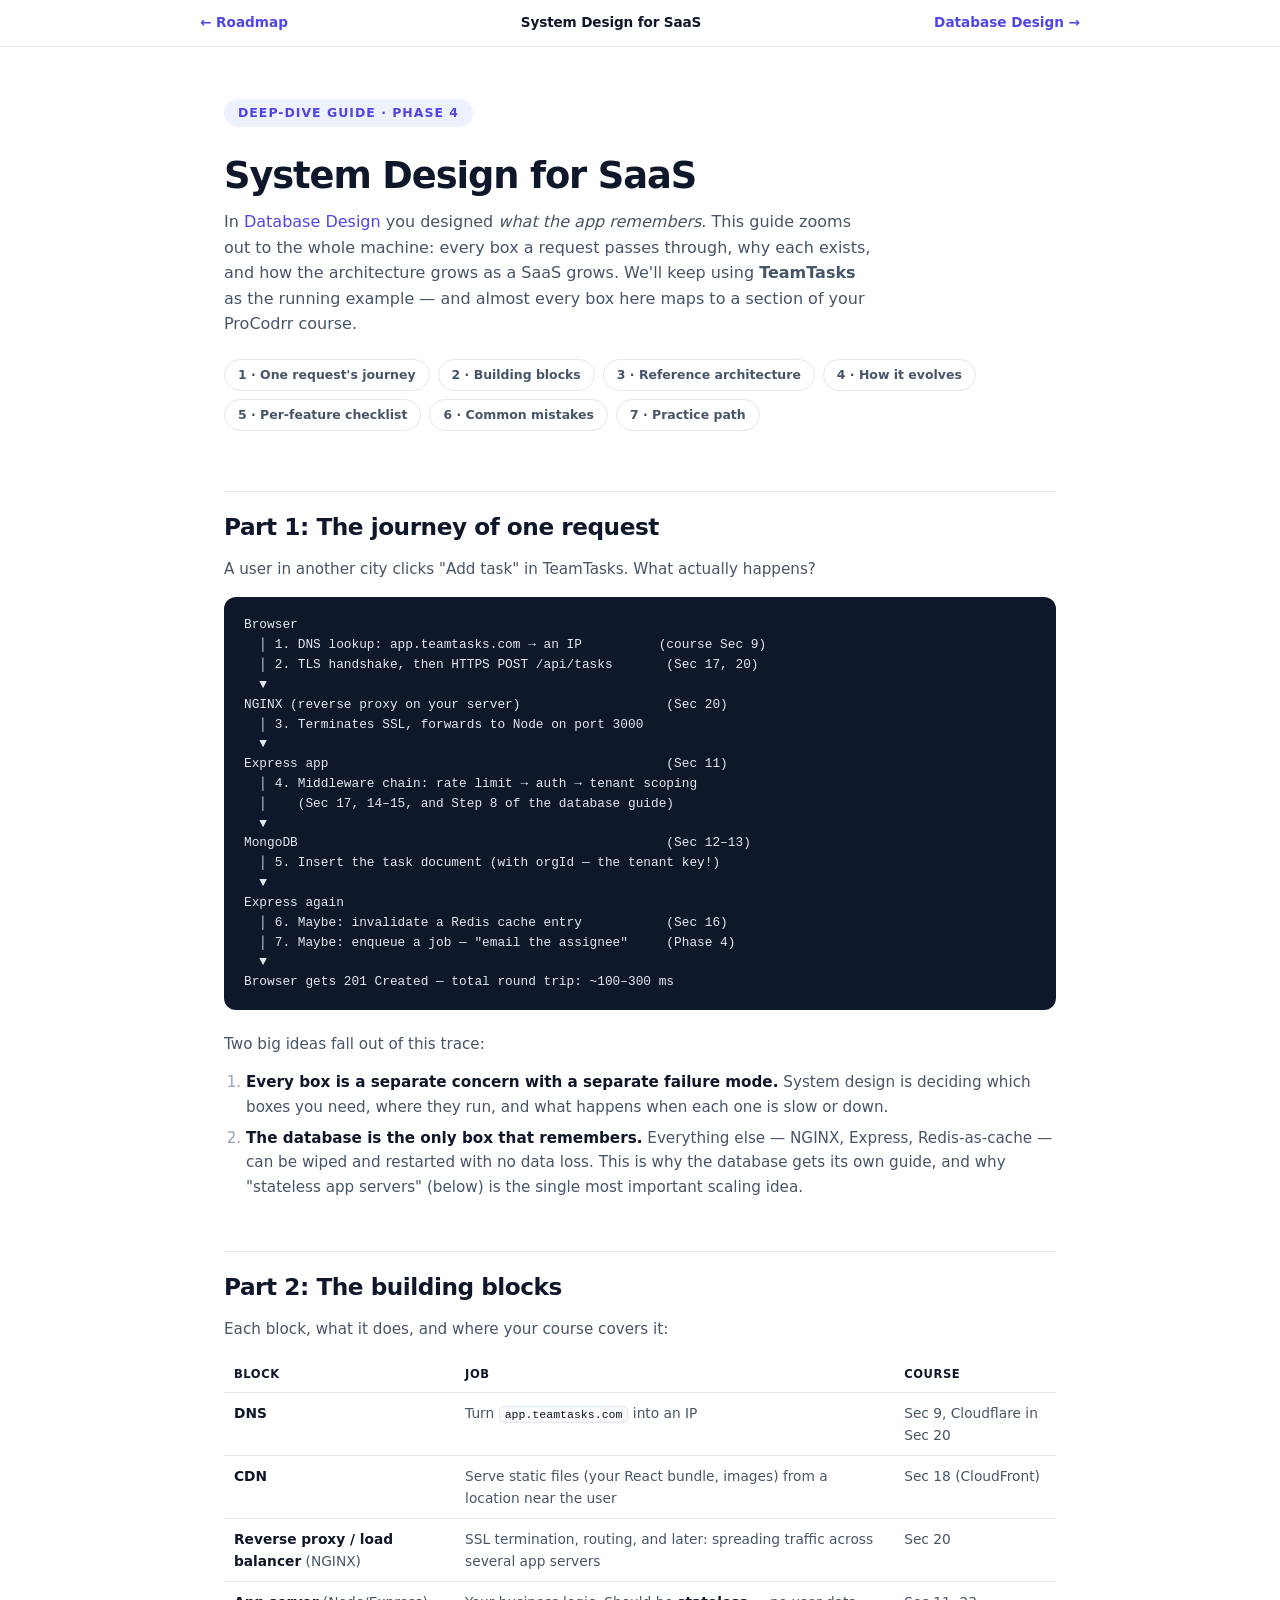
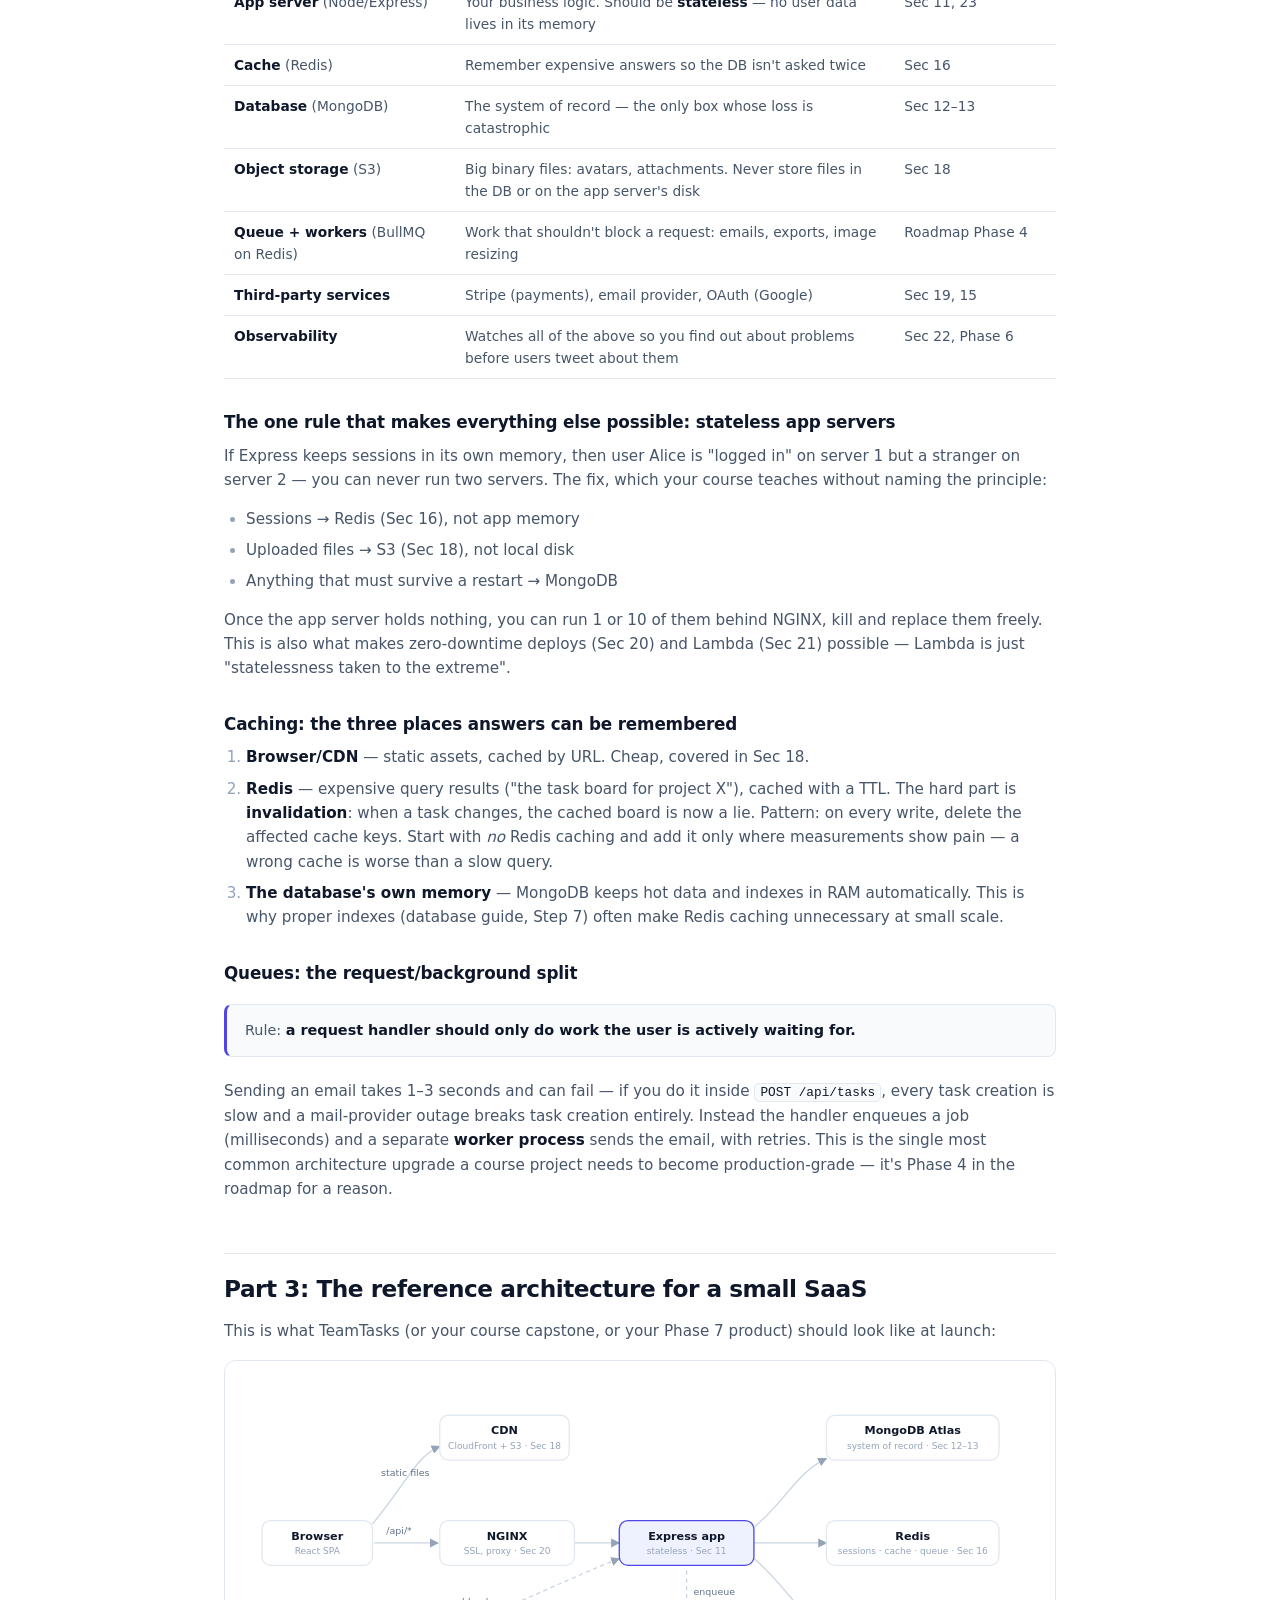
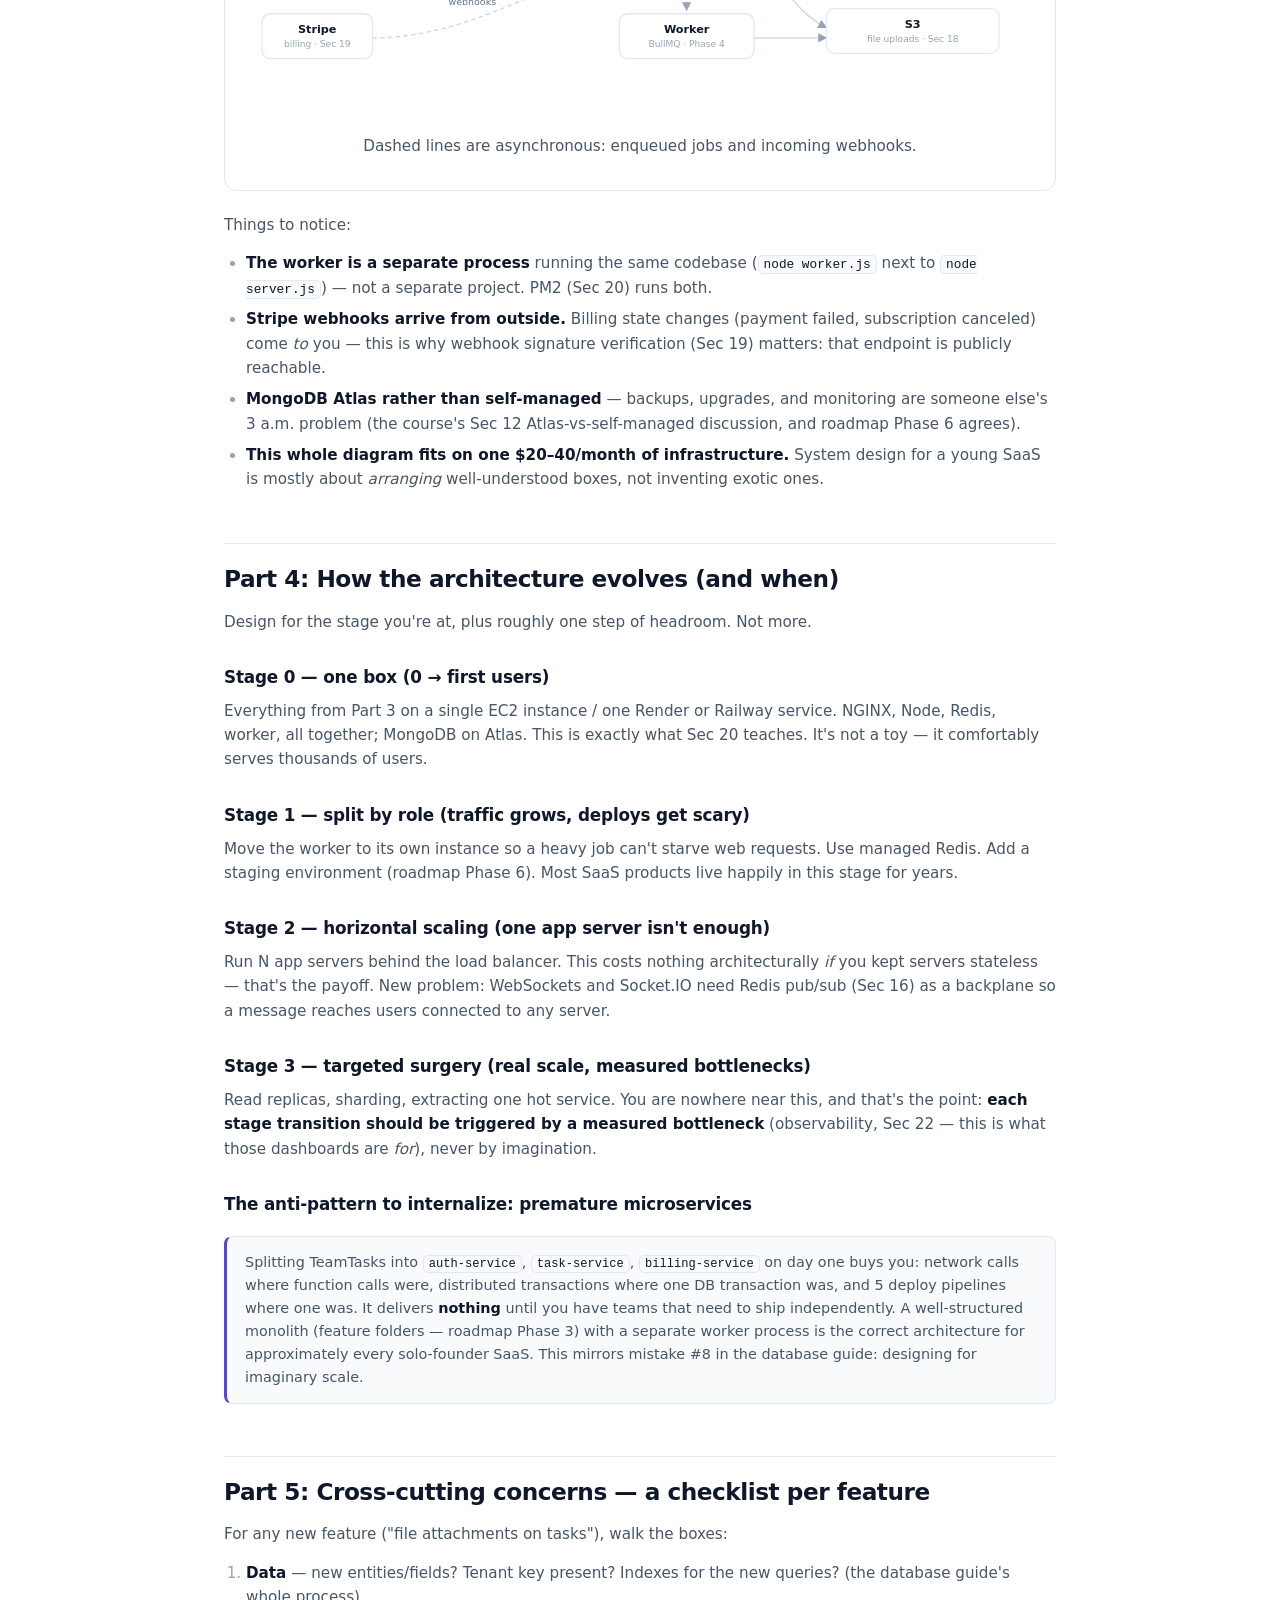
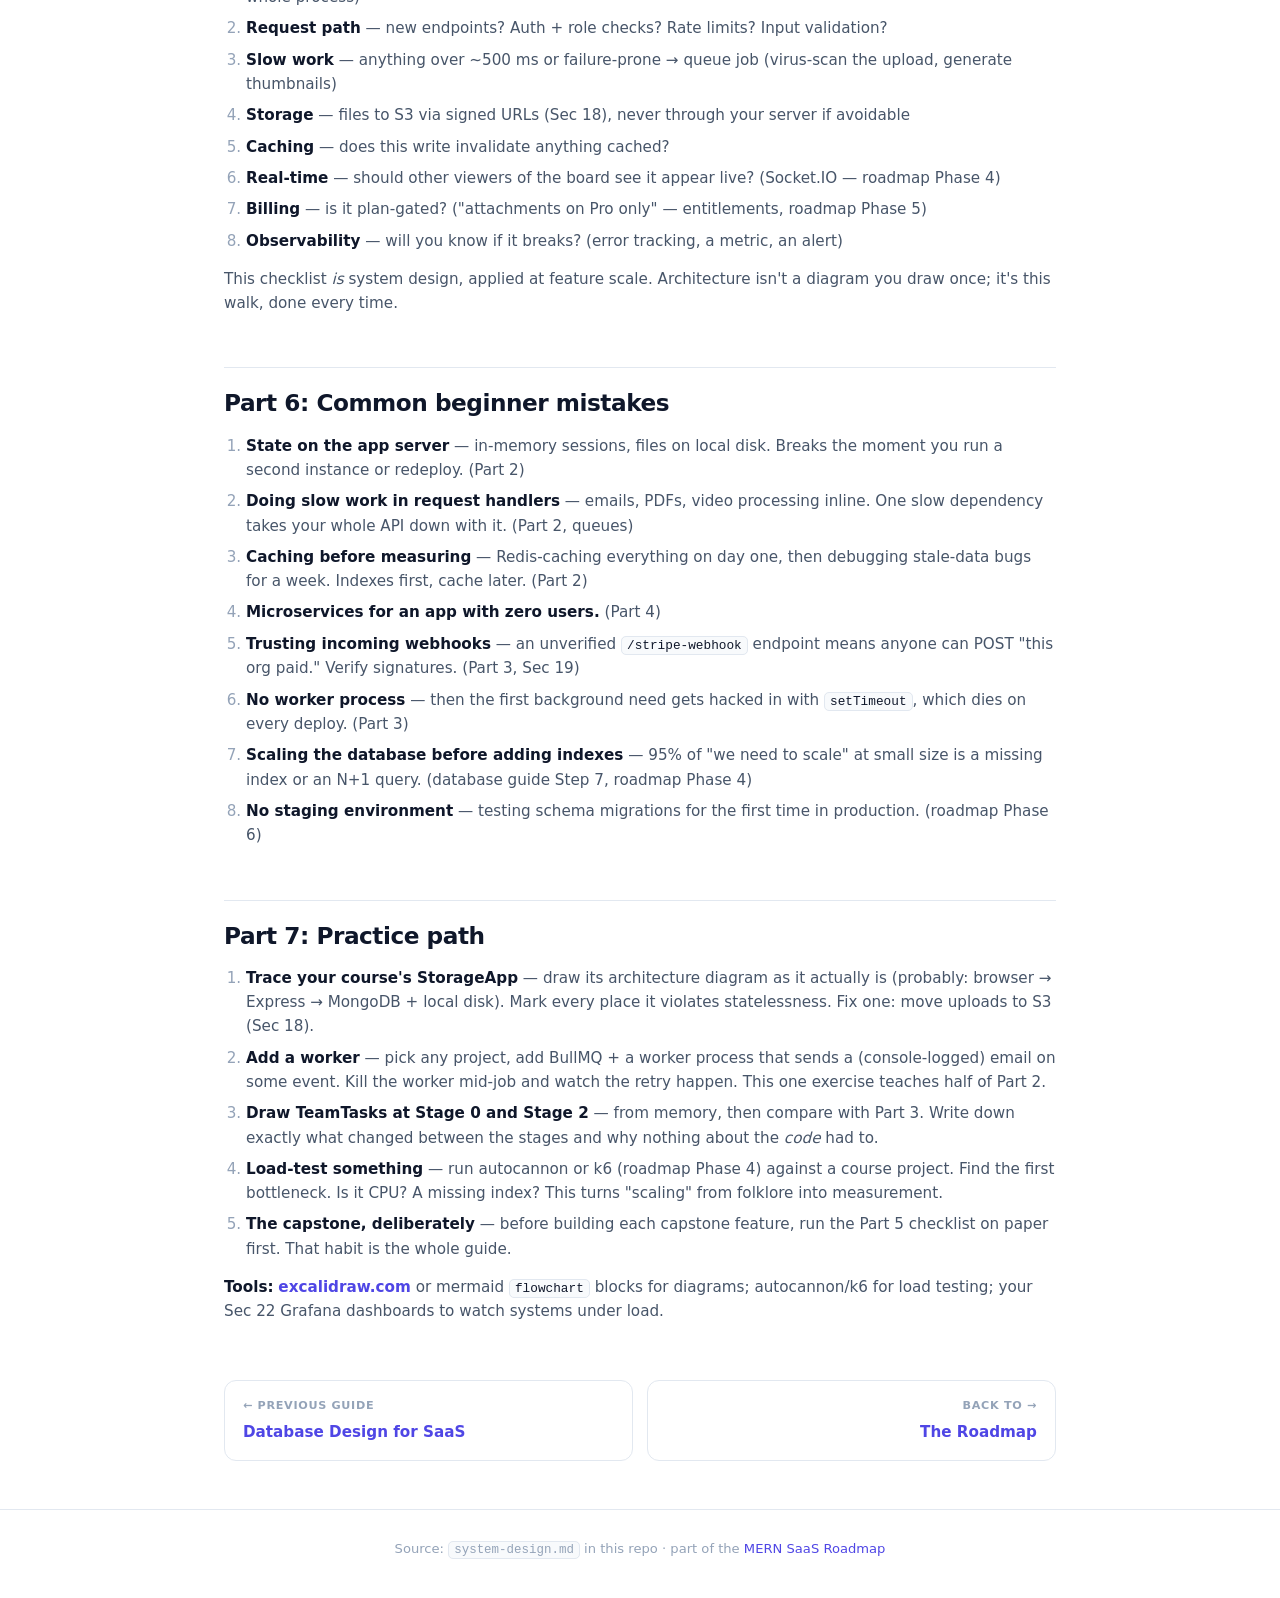
<file: system-design.html>
<!DOCTYPE html>
<html lang="en">
<head>
  <meta charset="UTF-8">
  <meta name="viewport" content="width=device-width, initial-scale=1.0">
  <title>System Design for SaaS — MERN SaaS Roadmap</title>
  <link rel="stylesheet" href="styles.css">
</head>
<body>

  <nav class="guide-topbar">
    <div class="container guide-topbar-inner">
      <a class="back-link" href="index.html">← Roadmap</a>
      <span class="topbar-title">System Design for SaaS</span>
      <a class="other-guide" href="database-design.html">Database Design →</a>
    </div>
  </nav>

  <header class="guide-hero">
    <div class="container">
      <span class="hero-kicker">Deep-dive guide · Phase 4</span>
      <h1>System Design for SaaS</h1>
      <p class="hero-sub">
        In <a href="database-design.html">Database Design</a> you designed <em>what the app
        remembers</em>. This guide zooms out to the whole machine: every box a request passes
        through, why each exists, and how the architecture grows as a SaaS grows. We'll keep
        using <strong>TeamTasks</strong> as the running example — and almost every box here maps
        to a section of your ProCodrr course.
      </p>
      <nav class="toc" aria-label="On this page">
        <a href="#part1">1 · One request's journey</a>
        <a href="#part2">2 · Building blocks</a>
        <a href="#part3">3 · Reference architecture</a>
        <a href="#part4">4 · How it evolves</a>
        <a href="#part5">5 · Per-feature checklist</a>
        <a href="#part6">6 · Common mistakes</a>
        <a href="#part7">7 · Practice path</a>
      </nav>
    </div>
  </header>

  <main class="container prose">

    <!-- ================= PART 1 ================= -->
    <section id="part1">
      <h2>Part 1: The journey of one request</h2>
      <p>A user in another city clicks "Add task" in TeamTasks. What actually happens?</p>

<pre><code>Browser
  │ 1. DNS lookup: app.teamtasks.com → an IP          (course Sec 9)
  │ 2. TLS handshake, then HTTPS POST /api/tasks       (Sec 17, 20)
  ▼
NGINX (reverse proxy on your server)                   (Sec 20)
  │ 3. Terminates SSL, forwards to Node on port 3000
  ▼
Express app                                            (Sec 11)
  │ 4. Middleware chain: rate limit → auth → tenant scoping
  │    (Sec 17, 14–15, and Step 8 of the database guide)
  ▼
MongoDB                                                (Sec 12–13)
  │ 5. Insert the task document (with orgId — the tenant key!)
  ▼
Express again
  │ 6. Maybe: invalidate a Redis cache entry           (Sec 16)
  │ 7. Maybe: enqueue a job — "email the assignee"     (Phase 4)
  ▼
Browser gets 201 Created — total round trip: ~100–300 ms</code></pre>

      <p>Two big ideas fall out of this trace:</p>
      <ol>
        <li><strong>Every box is a separate concern with a separate failure mode.</strong>
        System design is deciding which boxes you need, where they run, and what happens when
        each one is slow or down.</li>
        <li><strong>The database is the only box that remembers.</strong> Everything else —
        NGINX, Express, Redis-as-cache — can be wiped and restarted with no data loss. This is
        why the database gets its own guide, and why "stateless app servers" (below) is the
        single most important scaling idea.</li>
      </ol>
    </section>

    <!-- ================= PART 2 ================= -->
    <section id="part2">
      <h2>Part 2: The building blocks</h2>
      <p>Each block, what it does, and where your course covers it:</p>

      <div class="table-wrap">
        <table>
          <thead><tr><th>Block</th><th>Job</th><th>Course</th></tr></thead>
          <tbody>
            <tr><td><strong>DNS</strong></td><td>Turn <code>app.teamtasks.com</code> into an IP</td><td>Sec 9, Cloudflare in Sec 20</td></tr>
            <tr><td><strong>CDN</strong></td><td>Serve static files (your React bundle, images) from a location near the user</td><td>Sec 18 (CloudFront)</td></tr>
            <tr><td><strong>Reverse proxy / load balancer</strong> (NGINX)</td><td>SSL termination, routing, and later: spreading traffic across several app servers</td><td>Sec 20</td></tr>
            <tr><td><strong>App server</strong> (Node/Express)</td><td>Your business logic. Should be <strong>stateless</strong> — no user data lives in its memory</td><td>Sec 11, 23</td></tr>
            <tr><td><strong>Cache</strong> (Redis)</td><td>Remember expensive answers so the DB isn't asked twice</td><td>Sec 16</td></tr>
            <tr><td><strong>Database</strong> (MongoDB)</td><td>The system of record — the only box whose loss is catastrophic</td><td>Sec 12–13</td></tr>
            <tr><td><strong>Object storage</strong> (S3)</td><td>Big binary files: avatars, attachments. Never store files in the DB or on the app server's disk</td><td>Sec 18</td></tr>
            <tr><td><strong>Queue + workers</strong> (BullMQ on Redis)</td><td>Work that shouldn't block a request: emails, exports, image resizing</td><td>Roadmap Phase 4</td></tr>
            <tr><td><strong>Third-party services</strong></td><td>Stripe (payments), email provider, OAuth (Google)</td><td>Sec 19, 15</td></tr>
            <tr><td><strong>Observability</strong></td><td>Watches all of the above so you find out about problems before users tweet about them</td><td>Sec 22, Phase 6</td></tr>
          </tbody>
        </table>
      </div>

      <h3>The one rule that makes everything else possible: stateless app servers</h3>
      <p>If Express keeps sessions in its own memory, then user Alice is "logged in" on server 1
      but a stranger on server 2 — you can never run two servers. The fix, which your course
      teaches without naming the principle:</p>
      <ul>
        <li>Sessions → Redis (Sec 16), not app memory</li>
        <li>Uploaded files → S3 (Sec 18), not local disk</li>
        <li>Anything that must survive a restart → MongoDB</li>
      </ul>
      <p>Once the app server holds nothing, you can run 1 or 10 of them behind NGINX, kill and
      replace them freely. This is also what makes zero-downtime deploys (Sec 20) and Lambda
      (Sec 21) possible — Lambda is just "statelessness taken to the extreme".</p>

      <h3>Caching: the three places answers can be remembered</h3>
      <ol>
        <li><strong>Browser/CDN</strong> — static assets, cached by URL. Cheap, covered in Sec 18.</li>
        <li><strong>Redis</strong> — expensive query results ("the task board for project X"),
        cached with a TTL. The hard part is <strong>invalidation</strong>: when a task changes,
        the cached board is now a lie. Pattern: on every write, delete the affected cache keys.
        Start with <em>no</em> Redis caching and add it only where measurements show pain — a
        wrong cache is worse than a slow query.</li>
        <li><strong>The database's own memory</strong> — MongoDB keeps hot data and indexes in
        RAM automatically. This is why proper indexes (database guide, Step 7) often make Redis
        caching unnecessary at small scale.</li>
      </ol>

      <h3>Queues: the request/background split</h3>
      <div class="callout">
        Rule: <strong>a request handler should only do work the user is actively waiting
        for.</strong>
      </div>
      <p>Sending an email takes 1–3 seconds and can fail — if you do it inside
      <code>POST /api/tasks</code>, every task creation is slow and a mail-provider outage breaks
      task creation entirely. Instead the handler enqueues a job (milliseconds) and a separate
      <strong>worker process</strong> sends the email, with retries. This is the single most
      common architecture upgrade a course project needs to become production-grade — it's
      Phase 4 in the roadmap for a reason.</p>
    </section>

    <!-- ================= PART 3 ================= -->
    <section id="part3">
      <h2>Part 3: The reference architecture for a small SaaS</h2>
      <p>This is what TeamTasks (or your course capstone, or your Phase 7 product) should look
      like at launch:</p>

      <div class="diagram-wrap">
        <svg viewBox="0 0 920 400" class="arch-svg" role="img"
             aria-label="Architecture diagram: browser talks to CDN for static files and to NGINX for the API; NGINX forwards to a stateless Express app which uses MongoDB, Redis and S3, and enqueues jobs to a worker process that writes to S3; Stripe sends webhooks to the app.">
          <defs>
            <marker id="arrow" viewBox="0 0 10 10" refX="9" refY="5" markerWidth="7" markerHeight="7" orient="auto-start-reverse">
              <path d="M 0 0 L 10 5 L 0 10 z" fill="#94a3b8"/>
            </marker>
          </defs>

          <g class="arch-edges" stroke="#cbd5e1" stroke-width="1.5" fill="none" marker-end="url(#arrow)">
            <path d="M 150 168 C 190 120, 200 90, 228 78"/>
            <path d="M 152 190 L 226 190"/>
            <path d="M 384 190 L 436 190"/>
            <path d="M 592 172 C 630 140, 640 110, 676 92"/>
            <path d="M 592 190 L 676 190"/>
            <path d="M 592 208 C 630 240, 640 270, 676 288"/>
            <path d="M 514 222 L 514 268" stroke-dasharray="5 4"/>
            <path d="M 592 300 L 676 300"/>
            <path d="M 150 300 C 250 300, 330 250, 436 208" stroke-dasharray="5 4"/>
          </g>

          <g class="arch-edge-labels" fill="#64748b" font-size="11">
            <text x="160" y="112">static files</text>
            <text x="166" y="180">/api/*</text>
            <text x="522" y="250">enqueue</text>
            <text x="238" y="262">webhooks</text>
          </g>

          <g class="arch-nodes" font-size="13" text-anchor="middle">
            <g><rect x="22" y="164" width="128" height="52" rx="10"/><text x="86" y="186">Browser</text><text x="86" y="203" class="sub">React SPA</text></g>
            <g><rect x="228" y="42" width="150" height="52" rx="10"/><text x="303" y="64">CDN</text><text x="303" y="81" class="sub">CloudFront + S3 · Sec 18</text></g>
            <g><rect x="228" y="164" width="156" height="52" rx="10"/><text x="306" y="186">NGINX</text><text x="306" y="203" class="sub">SSL, proxy · Sec 20</text></g>
            <g class="accent"><rect x="436" y="164" width="156" height="52" rx="10"/><text x="514" y="186">Express app</text><text x="514" y="203" class="sub">stateless · Sec 11</text></g>
            <g><rect x="676" y="42" width="200" height="52" rx="10"/><text x="776" y="64">MongoDB Atlas</text><text x="776" y="81" class="sub">system of record · Sec 12–13</text></g>
            <g><rect x="676" y="164" width="200" height="52" rx="10"/><text x="776" y="186">Redis</text><text x="776" y="203" class="sub">sessions · cache · queue · Sec 16</text></g>
            <g><rect x="676" y="266" width="200" height="52" rx="10"/><text x="776" y="288">S3</text><text x="776" y="305" class="sub">file uploads · Sec 18</text></g>
            <g><rect x="436" y="272" width="156" height="52" rx="10"/><text x="514" y="294">Worker</text><text x="514" y="311" class="sub">BullMQ · Phase 4</text></g>
            <g><rect x="22" y="272" width="128" height="52" rx="10"/><text x="86" y="294">Stripe</text><text x="86" y="311" class="sub">billing · Sec 19</text></g>
          </g>
        </svg>
        <p class="diagram-caption">Dashed lines are asynchronous: enqueued jobs and incoming webhooks.</p>
      </div>

      <p>Things to notice:</p>
      <ul>
        <li><strong>The worker is a separate process</strong> running the same codebase
        (<code>node worker.js</code> next to <code>node server.js</code>) — not a separate
        project. PM2 (Sec 20) runs both.</li>
        <li><strong>Stripe webhooks arrive from outside.</strong> Billing state changes (payment
        failed, subscription canceled) come <em>to</em> you — this is why webhook signature
        verification (Sec 19) matters: that endpoint is publicly reachable.</li>
        <li><strong>MongoDB Atlas rather than self-managed</strong> — backups, upgrades, and
        monitoring are someone else's 3 a.m. problem (the course's Sec 12 Atlas-vs-self-managed
        discussion, and roadmap Phase 6 agrees).</li>
        <li><strong>This whole diagram fits on one $20–40/month of infrastructure.</strong>
        System design for a young SaaS is mostly about <em>arranging</em> well-understood boxes,
        not inventing exotic ones.</li>
      </ul>
    </section>

    <!-- ================= PART 4 ================= -->
    <section id="part4">
      <h2>Part 4: How the architecture evolves (and when)</h2>
      <p>Design for the stage you're at, plus roughly one step of headroom. Not more.</p>

      <h3>Stage 0 — one box (0 → first users)</h3>
      <p>Everything from Part 3 on a single EC2 instance / one Render or Railway service. NGINX,
      Node, Redis, worker, all together; MongoDB on Atlas. This is exactly what Sec 20 teaches.
      It's not a toy — it comfortably serves thousands of users.</p>

      <h3>Stage 1 — split by role (traffic grows, deploys get scary)</h3>
      <p>Move the worker to its own instance so a heavy job can't starve web requests. Use
      managed Redis. Add a staging environment (roadmap Phase 6). Most SaaS products live
      happily in this stage for years.</p>

      <h3>Stage 2 — horizontal scaling (one app server isn't enough)</h3>
      <p>Run N app servers behind the load balancer. This costs nothing architecturally
      <em>if</em> you kept servers stateless — that's the payoff. New problem: WebSockets and
      Socket.IO need Redis pub/sub (Sec 16) as a backplane so a message reaches users connected
      to any server.</p>

      <h3>Stage 3 — targeted surgery (real scale, measured bottlenecks)</h3>
      <p>Read replicas, sharding, extracting one hot service. You are nowhere near this, and
      that's the point: <strong>each stage transition should be triggered by a measured
      bottleneck</strong> (observability, Sec 22 — this is what those dashboards are
      <em>for</em>), never by imagination.</p>

      <h3>The anti-pattern to internalize: premature microservices</h3>
      <div class="callout">
        Splitting TeamTasks into <code>auth-service</code>, <code>task-service</code>,
        <code>billing-service</code> on day one buys you: network calls where function calls
        were, distributed transactions where one DB transaction was, and 5 deploy pipelines
        where one was. It delivers <strong>nothing</strong> until you have teams that need to
        ship independently. A well-structured monolith (feature folders — roadmap Phase 3) with
        a separate worker process is the correct architecture for approximately every
        solo-founder SaaS. This mirrors mistake #8 in the database guide: designing for
        imaginary scale.
      </div>
    </section>

    <!-- ================= PART 5 ================= -->
    <section id="part5">
      <h2>Part 5: Cross-cutting concerns — a checklist per feature</h2>
      <p>For any new feature ("file attachments on tasks"), walk the boxes:</p>
      <ol>
        <li><strong>Data</strong> — new entities/fields? Tenant key present? Indexes for the new
        queries? (the database guide's whole process)</li>
        <li><strong>Request path</strong> — new endpoints? Auth + role checks? Rate limits?
        Input validation?</li>
        <li><strong>Slow work</strong> — anything over ~500 ms or failure-prone → queue job
        (virus-scan the upload, generate thumbnails)</li>
        <li><strong>Storage</strong> — files to S3 via signed URLs (Sec 18), never through your
        server if avoidable</li>
        <li><strong>Caching</strong> — does this write invalidate anything cached?</li>
        <li><strong>Real-time</strong> — should other viewers of the board see it appear live?
        (Socket.IO — roadmap Phase 4)</li>
        <li><strong>Billing</strong> — is it plan-gated? ("attachments on Pro only" —
        entitlements, roadmap Phase 5)</li>
        <li><strong>Observability</strong> — will you know if it breaks? (error tracking, a
        metric, an alert)</li>
      </ol>
      <p>This checklist <em>is</em> system design, applied at feature scale. Architecture isn't
      a diagram you draw once; it's this walk, done every time.</p>
    </section>

    <!-- ================= PART 6 ================= -->
    <section id="part6">
      <h2>Part 6: Common beginner mistakes</h2>
      <ol>
        <li><strong>State on the app server</strong> — in-memory sessions, files on local disk.
        Breaks the moment you run a second instance or redeploy. (Part 2)</li>
        <li><strong>Doing slow work in request handlers</strong> — emails, PDFs, video
        processing inline. One slow dependency takes your whole API down with it. (Part 2,
        queues)</li>
        <li><strong>Caching before measuring</strong> — Redis-caching everything on day one,
        then debugging stale-data bugs for a week. Indexes first, cache later. (Part 2)</li>
        <li><strong>Microservices for an app with zero users.</strong> (Part 4)</li>
        <li><strong>Trusting incoming webhooks</strong> — an unverified
        <code>/stripe-webhook</code> endpoint means anyone can POST "this org paid." Verify
        signatures. (Part 3, Sec 19)</li>
        <li><strong>No worker process</strong> — then the first background need gets hacked in
        with <code>setTimeout</code>, which dies on every deploy. (Part 3)</li>
        <li><strong>Scaling the database before adding indexes</strong> — 95% of "we need to
        scale" at small size is a missing index or an N+1 query. (database guide Step 7,
        roadmap Phase 4)</li>
        <li><strong>No staging environment</strong> — testing schema migrations for the first
        time in production. (roadmap Phase 6)</li>
      </ol>
    </section>

    <!-- ================= PART 7 ================= -->
    <section id="part7">
      <h2>Part 7: Practice path</h2>
      <ol>
        <li><strong>Trace your course's StorageApp</strong> — draw its architecture diagram as
        it actually is (probably: browser → Express → MongoDB + local disk). Mark every place it
        violates statelessness. Fix one: move uploads to S3 (Sec 18).</li>
        <li><strong>Add a worker</strong> — pick any project, add BullMQ + a worker process that
        sends a (console-logged) email on some event. Kill the worker mid-job and watch the
        retry happen. This one exercise teaches half of Part 2.</li>
        <li><strong>Draw TeamTasks at Stage 0 and Stage 2</strong> — from memory, then compare
        with Part 3. Write down exactly what changed between the stages and why nothing about
        the <em>code</em> had to.</li>
        <li><strong>Load-test something</strong> — run autocannon or k6 (roadmap Phase 4)
        against a course project. Find the first bottleneck. Is it CPU? A missing index? This
        turns "scaling" from folklore into measurement.</li>
        <li><strong>The capstone, deliberately</strong> — before building each capstone feature,
        run the Part 5 checklist on paper first. That habit is the whole guide.</li>
      </ol>
      <p><strong>Tools:</strong> <a href="https://excalidraw.com">excalidraw.com</a> or mermaid
      <code>flowchart</code> blocks for diagrams; autocannon/k6 for load testing; your Sec 22
      Grafana dashboards to watch systems under load.</p>
    </section>

    <nav class="pager" aria-label="Guide navigation">
      <a class="prev" href="database-design.html"><span class="dir">← Previous guide</span><span class="dest">Database Design for SaaS</span></a>
      <a class="next" href="index.html"><span class="dir">Back to →</span><span class="dest">The Roadmap</span></a>
    </nav>

  </main>

  <footer class="footer">
    <div class="container">
      <p>Source: <code>system-design.md</code> in this repo · part of the
      <a href="index.html">MERN SaaS Roadmap</a></p>
    </div>
  </footer>

</body>
</html>
</file>
<file: styles.css>
/* ============================================================
   MERN SaaS Roadmap — minimal, white-based
   ============================================================ */

:root {
  --bg: #ffffff;
  --bg-soft: #f8fafc;
  --ink: #0f172a;
  --ink-soft: #475569;
  --ink-faint: #94a3b8;
  --line: #e2e8f0;
  --accent: #4f46e5;
  --accent-soft: #eef2ff;
  --done: #059669;
  --done-soft: #ecfdf5;
  --warn-soft: #fff7ed;
  --warn: #c2410c;
  --radius: 12px;
  --shadow: 0 1px 2px rgba(15, 23, 42, .04), 0 4px 16px rgba(15, 23, 42, .05);
  --font: ui-sans-serif, system-ui, -apple-system, "Segoe UI", Roboto, "Helvetica Neue", Arial, sans-serif;
}

* { box-sizing: border-box; margin: 0; padding: 0; }

html { scroll-behavior: smooth; }

body {
  font-family: var(--font);
  background: var(--bg);
  color: var(--ink);
  line-height: 1.6;
  -webkit-font-smoothing: antialiased;
}

.container { max-width: 880px; margin: 0 auto; padding: 0 24px; }

a { color: var(--accent); text-decoration: none; }
a:hover { text-decoration: underline; }

h1 { font-size: clamp(1.9rem, 4.5vw, 2.8rem); letter-spacing: -.03em; line-height: 1.15; }
h2 { font-size: 1.45rem; letter-spacing: -.02em; margin-bottom: .35rem; }
h3 { font-size: 1.02rem; letter-spacing: -.01em; }

.section { padding: 56px 0; }
.section-sub { color: var(--ink-soft); max-width: 62ch; margin-bottom: 28px; }

.hidden { display: none !important; }

/* ---------- hero ---------- */

.hero {
  padding: 76px 0 56px;
  background:
    radial-gradient(60% 90% at 50% -20%, var(--accent-soft) 0%, transparent 70%),
    var(--bg);
  border-bottom: 1px solid var(--line);
  text-align: center;
}

.hero-kicker {
  display: inline-block;
  font-size: .78rem;
  font-weight: 600;
  letter-spacing: .08em;
  text-transform: uppercase;
  color: var(--accent);
  background: var(--accent-soft);
  border-radius: 999px;
  padding: 4px 14px;
  margin-bottom: 18px;
}

.hero-sub {
  color: var(--ink-soft);
  max-width: 58ch;
  margin: 16px auto 0;
}

.hero-progress { max-width: 420px; margin: 32px auto 0; }

.hero-progress-top {
  display: flex;
  justify-content: space-between;
  font-size: .82rem;
  color: var(--ink-soft);
  margin-bottom: 6px;
}
.hero-progress-top #overall-pct { font-weight: 600; color: var(--ink); }

.bar {
  height: 8px;
  background: var(--line);
  border-radius: 999px;
  overflow: hidden;
}
.bar-fill {
  height: 100%;
  width: 0%;
  background: linear-gradient(90deg, var(--accent), #7c3aed);
  border-radius: 999px;
  transition: width .45s cubic-bezier(.22, 1, .36, 1);
}

/* ---------- verdict ---------- */

.verdict-grid { display: grid; gap: 10px; }

.verdict-row {
  display: grid;
  grid-template-columns: 1fr 130px 46px;
  gap: 16px;
  align-items: center;
  padding: 12px 16px;
  border: 1px solid var(--line);
  border-radius: var(--radius);
  background: var(--bg);
  transition: border-color .2s;
}
.verdict-row:hover { border-color: var(--ink-faint); }

.verdict-area { font-size: .92rem; font-weight: 500; }
.verdict-note { display: block; font-size: .78rem; font-weight: 400; color: var(--ink-faint); }

.verdict-pct { font-size: .85rem; font-weight: 600; text-align: right; font-variant-numeric: tabular-nums; }

.verdict-row.gap { background: var(--warn-soft); border-color: #fed7aa; }
.verdict-row.gap .verdict-pct { color: var(--warn); }

/* ---------- sequencing ---------- */

#sequencing { background: var(--bg-soft); border-block: 1px solid var(--line); }

.seq-strip {
  display: flex;
  align-items: stretch;
  gap: 10px;
}

.seq-card {
  flex: 1;
  background: var(--bg);
  border: 1px solid var(--line);
  border-radius: var(--radius);
  padding: 16px;
  font-size: .84rem;
  color: var(--ink-soft);
  transition: transform .2s, box-shadow .2s;
}
.seq-card:hover { transform: translateY(-2px); box-shadow: var(--shadow); }

.seq-when {
  display: block;
  font-size: .72rem;
  font-weight: 700;
  text-transform: uppercase;
  letter-spacing: .06em;
  color: var(--accent);
  margin-bottom: 8px;
}

.seq-arrow { align-self: center; color: var(--ink-faint); font-size: 1.1rem; }

@media (max-width: 720px) {
  .seq-strip { flex-direction: column; }
  .seq-arrow { transform: rotate(90deg); align-self: flex-start; margin-left: 20px; }
}

/* ---------- roadmap head + search ---------- */

.roadmap-head {
  display: flex;
  justify-content: space-between;
  align-items: flex-start;
  gap: 24px;
  flex-wrap: wrap;
}
.roadmap-head .section-sub { margin-bottom: 20px; }

.search-wrap { position: relative; min-width: 280px; flex: 0 1 320px; }

.search-icon {
  position: absolute;
  left: 12px;
  top: 50%;
  transform: translateY(-50%);
  color: var(--ink-faint);
  pointer-events: none;
}

#search {
  width: 100%;
  font: inherit;
  font-size: .88rem;
  padding: 9px 14px 9px 36px;
  border: 1px solid var(--line);
  border-radius: 999px;
  background: var(--bg);
  color: var(--ink);
  outline: none;
  transition: border-color .2s, box-shadow .2s;
}
#search:focus { border-color: var(--accent); box-shadow: 0 0 0 3px var(--accent-soft); }
#search::placeholder { color: var(--ink-faint); }

.no-results { color: var(--ink-faint); text-align: center; padding: 32px 0; }

/* ---------- timeline ---------- */

.timeline { position: relative; margin-top: 8px; }

.timeline::before {
  content: "";
  position: absolute;
  left: 19px;
  top: 8px;
  bottom: 8px;
  width: 2px;
  background: var(--line);
}

.phase { position: relative; padding-left: 56px; margin-bottom: 14px; }

.phase-dot {
  position: absolute;
  left: 0;
  top: 10px;
  width: 40px;
  height: 40px;
  border-radius: 50%;
  background: var(--bg);
  border: 2px solid var(--line);
  display: grid;
  place-items: center;
  font-size: .85rem;
  font-weight: 700;
  color: var(--ink-soft);
  z-index: 1;
  transition: border-color .25s, background .25s, color .25s;
}

.phase.started .phase-dot { border-color: var(--accent); color: var(--accent); }
.phase.complete .phase-dot { border-color: var(--done); background: var(--done); color: #fff; }

.phase-card {
  border: 1px solid var(--line);
  border-radius: var(--radius);
  background: var(--bg);
  overflow: hidden;
  transition: border-color .2s, box-shadow .2s;
}
.phase-card:hover { border-color: var(--ink-faint); }
.phase.open .phase-card { box-shadow: var(--shadow); }

.phase-header {
  display: grid;
  grid-template-columns: 1fr auto;
  gap: 4px 16px;
  align-items: center;
  width: 100%;
  padding: 16px 18px;
  background: none;
  border: none;
  font: inherit;
  text-align: left;
  cursor: pointer;
  color: inherit;
}

.phase-title {
  font-weight: 650;
  font-size: 1rem;
  letter-spacing: -.01em;
  display: flex;
  align-items: center;
  gap: 10px;
  flex-wrap: wrap;
}

.phase-tag {
  font-size: .68rem;
  font-weight: 700;
  text-transform: uppercase;
  letter-spacing: .05em;
  padding: 2px 9px;
  border-radius: 999px;
  background: var(--accent-soft);
  color: var(--accent);
}
.phase-tag.gap { background: var(--warn-soft); color: var(--warn); }
.phase-tag.done-tag { background: var(--done-soft); color: var(--done); }

.phase-meta {
  display: flex;
  align-items: center;
  gap: 12px;
  font-size: .8rem;
  color: var(--ink-faint);
  font-variant-numeric: tabular-nums;
  white-space: nowrap;
}

.phase-meta .bar { width: 72px; height: 5px; }
.phase-meta .bar-fill { background: var(--accent); }
.phase.complete .phase-meta .bar-fill { background: var(--done); }

.chevron {
  width: 18px;
  height: 18px;
  color: var(--ink-faint);
  transition: transform .25s;
  flex: none;
}
.phase.open .chevron { transform: rotate(180deg); }

.phase-desc {
  grid-column: 1 / -1;
  font-size: .84rem;
  color: var(--ink-soft);
}

/* expandable panel (grid-rows trick) */
.phase-panel {
  display: grid;
  grid-template-rows: 0fr;
  transition: grid-template-rows .32s cubic-bezier(.22, 1, .36, 1);
}
.phase.open .phase-panel { grid-template-rows: 1fr; }
.phase-panel-inner { overflow: hidden; }

.topic-list { list-style: none; border-top: 1px solid var(--line); padding: 8px 8px 10px; }

.topic {
  display: flex;
  gap: 12px;
  align-items: flex-start;
  padding: 9px 10px;
  border-radius: 8px;
  cursor: pointer;
  transition: background .15s;
  user-select: none;
}
.topic:hover { background: var(--bg-soft); }

.tick {
  flex: none;
  width: 19px;
  height: 19px;
  margin-top: 3px;
  border: 1.5px solid var(--ink-faint);
  border-radius: 6px;
  display: grid;
  place-items: center;
  color: transparent;
  transition: background .18s, border-color .18s, color .18s;
}
.tick svg { width: 11px; height: 11px; }

.topic.done .tick { background: var(--done); border-color: var(--done); color: #fff; }

.topic-text { font-size: .9rem; }
.topic-name { font-weight: 550; }
.topic-detail { color: var(--ink-soft); font-size: .83rem; }
.topic.done .topic-name { color: var(--ink-faint); text-decoration: line-through; text-decoration-thickness: 1px; }
.topic.done .topic-detail { color: var(--ink-faint); }

.topic-group {
  font-size: .72rem;
  font-weight: 700;
  text-transform: uppercase;
  letter-spacing: .06em;
  color: var(--ink-faint);
  padding: 14px 10px 4px;
}

.phase-callout {
  margin: 4px 10px 10px;
  padding: 10px 14px;
  border-radius: 8px;
  background: var(--accent-soft);
  font-size: .83rem;
  color: var(--ink-soft);
}
.phase-callout a { font-weight: 600; }

/* search-filtered state */
.topic.filtered-out, .phase.filtered-out, .topic-group.filtered-out { display: none; }
mark { background: #fef08a; border-radius: 3px; padding: 0 1px; }

/* ---------- architecture ---------- */

#architecture { background: var(--bg-soft); border-block: 1px solid var(--line); }

.arch-wrap {
  background: var(--bg);
  border: 1px solid var(--line);
  border-radius: var(--radius);
  padding: 18px;
  overflow-x: auto;
}

.arch-svg { width: 100%; min-width: 680px; height: auto; display: block; }

.arch-nodes rect { fill: var(--bg); stroke: var(--line); stroke-width: 1.5; }
.arch-nodes text { fill: var(--ink); font-weight: 600; font-family: var(--font); }
.arch-nodes .sub { fill: var(--ink-faint); font-size: 10.5px; font-weight: 400; }
.arch-nodes .accent rect { stroke: var(--accent); fill: var(--accent-soft); }
.arch-edge-labels text { font-family: var(--font); }

/* ---------- guides ---------- */

.guides-grid {
  display: grid;
  grid-template-columns: repeat(auto-fit, minmax(230px, 1fr));
  gap: 14px;
}

.guide-card {
  display: block;
  border: 1px solid var(--line);
  border-radius: var(--radius);
  padding: 18px;
  color: inherit;
  transition: transform .2s, box-shadow .2s, border-color .2s;
}
.guide-card:hover {
  text-decoration: none;
  transform: translateY(-2px);
  box-shadow: var(--shadow);
  border-color: var(--ink-faint);
}

.guide-tag {
  font-size: .68rem;
  font-weight: 700;
  text-transform: uppercase;
  letter-spacing: .06em;
  color: var(--accent);
}
.guide-card h3 { margin: 6px 0 6px; }
.guide-card p { font-size: .84rem; color: var(--ink-soft); margin-bottom: 12px; }
.guide-link { font-size: .82rem; font-weight: 600; color: var(--accent); }

/* ---------- footer ---------- */

.footer {
  border-top: 1px solid var(--line);
  padding: 28px 0 40px;
  font-size: .82rem;
  color: var(--ink-faint);
  text-align: center;
}
.footer code { background: var(--bg-soft); border: 1px solid var(--line); border-radius: 5px; padding: 1px 5px; font-size: .78rem; }

.link-btn {
  background: none;
  border: none;
  font: inherit;
  color: var(--accent);
  cursor: pointer;
  padding: 0;
}
.link-btn:hover { text-decoration: underline; }

/* ============================================================
   Guide inner pages (database-design.html, system-design.html)
   ============================================================ */

.guide-topbar {
  position: sticky;
  top: 0;
  z-index: 20;
  background: rgba(255, 255, 255, .9);
  backdrop-filter: blur(8px);
  border-bottom: 1px solid var(--line);
}

.guide-topbar-inner {
  display: flex;
  align-items: center;
  justify-content: space-between;
  gap: 16px;
  padding: 12px 0;
  font-size: .85rem;
}

.topbar-title { font-weight: 650; color: var(--ink); letter-spacing: -.01em; }
.back-link, .other-guide { font-weight: 600; white-space: nowrap; }

@media (max-width: 640px) {
  .topbar-title { display: none; }
}

.guide-hero { padding: 52px 0 8px; }
.guide-hero h1 { font-size: clamp(1.7rem, 4vw, 2.3rem); margin: 10px 0 12px; }
.guide-hero .hero-sub { margin: 0; max-width: 64ch; }

.toc { display: flex; flex-wrap: wrap; gap: 8px; margin: 22px 0 0; }
.toc a {
  font-size: .78rem;
  font-weight: 550;
  padding: 5px 13px;
  border: 1px solid var(--line);
  border-radius: 999px;
  color: var(--ink-soft);
  transition: border-color .15s, color .15s;
}
.toc a:hover { border-color: var(--accent); color: var(--accent); text-decoration: none; }

/* prose */

.prose { padding-bottom: 24px; }
.prose section { scroll-margin-top: 72px; }

.prose h2 {
  margin: 52px 0 12px;
  padding-top: 16px;
  border-top: 1px solid var(--line);
}
.prose h3 { margin: 30px 0 8px; font-size: 1.05rem; }
.prose p, .prose ul, .prose ol { margin-bottom: 14px; color: var(--ink-soft); font-size: .95rem; }
.prose ul, .prose ol { padding-left: 22px; }
.prose li { margin-bottom: 7px; }
.prose li::marker { color: var(--ink-faint); }
.prose strong { color: var(--ink); font-weight: 620; }
.prose a { font-weight: 550; }

.prose code {
  background: var(--bg-soft);
  border: 1px solid var(--line);
  border-radius: 5px;
  padding: 1px 5px;
  font-size: .84em;
  color: var(--ink);
}

.prose pre {
  background: #0f172a;
  color: #e2e8f0;
  border-radius: var(--radius);
  padding: 18px 20px;
  overflow-x: auto;
  font-size: .8rem;
  line-height: 1.55;
  margin: 16px 0 22px;
}
.prose pre code { background: none; border: none; padding: 0; color: inherit; font-size: inherit; }

.table-wrap { overflow-x: auto; margin: 16px 0 22px; }
.prose table { width: 100%; border-collapse: collapse; font-size: .86rem; }
.prose th {
  text-align: left;
  font-size: .72rem;
  font-weight: 700;
  text-transform: uppercase;
  letter-spacing: .05em;
  color: var(--ink-faint);
  border-bottom: 1px solid var(--line);
  padding: 8px 10px;
  white-space: nowrap;
}
.prose td { border-bottom: 1px solid var(--line); padding: 9px 10px; color: var(--ink-soft); vertical-align: top; }
.prose td strong, .prose th { color: var(--ink); }

.callout {
  border: 1px solid var(--line);
  border-left: 3px solid var(--accent);
  background: var(--bg-soft);
  border-radius: 8px;
  padding: 14px 18px;
  margin: 18px 0 22px;
  font-size: .9rem;
  color: var(--ink-soft);
}
.callout strong { color: var(--ink); }

.diagram-wrap {
  background: var(--bg);
  border: 1px solid var(--line);
  border-radius: var(--radius);
  padding: 18px;
  overflow-x: auto;
  margin: 16px 0 22px;
}
.diagram-wrap svg { width: 100%; min-width: 640px; height: auto; display: block; }
.diagram-caption { font-size: .8rem; color: var(--ink-faint); margin-top: 10px; text-align: center; }

/* ER diagram nodes reuse arch node styling */
.erd-nodes rect { fill: var(--bg); stroke: var(--line); stroke-width: 1.5; }
.erd-nodes text { fill: var(--ink); font-weight: 600; font-family: var(--font); font-size: 13px; }
.erd-nodes .sub { fill: var(--ink-faint); font-size: 10px; font-weight: 400; }
.erd-edges { stroke: #cbd5e1; stroke-width: 1.5; fill: none; }
.erd-labels text {
  fill: var(--ink-soft);
  font-size: 10.5px;
  font-weight: 600;
  font-family: var(--font);
  paint-order: stroke;
  stroke: var(--bg);
  stroke-width: 4;
}

/* prev/next pager */

.pager { display: grid; grid-template-columns: 1fr 1fr; gap: 14px; margin: 56px 0 24px; }
.pager a {
  display: block;
  border: 1px solid var(--line);
  border-radius: var(--radius);
  padding: 16px 18px;
  color: inherit;
  transition: transform .2s, box-shadow .2s, border-color .2s;
}
.pager a:hover { text-decoration: none; transform: translateY(-2px); box-shadow: var(--shadow); border-color: var(--ink-faint); }
.pager .dir { display: block; font-size: .7rem; font-weight: 700; text-transform: uppercase; letter-spacing: .06em; color: var(--ink-faint); margin-bottom: 4px; }
.pager .dest { font-weight: 650; font-size: .95rem; color: var(--accent); }
.pager a.next { text-align: right; }
.pager a.prev:only-child { grid-column: 1; }

@media (max-width: 560px) { .pager { grid-template-columns: 1fr; } .pager a.next { text-align: left; } }

@media (prefers-reduced-motion: reduce) {
  *, *::before, *::after { transition: none !important; }
  html { scroll-behavior: auto; }
}
</file>
